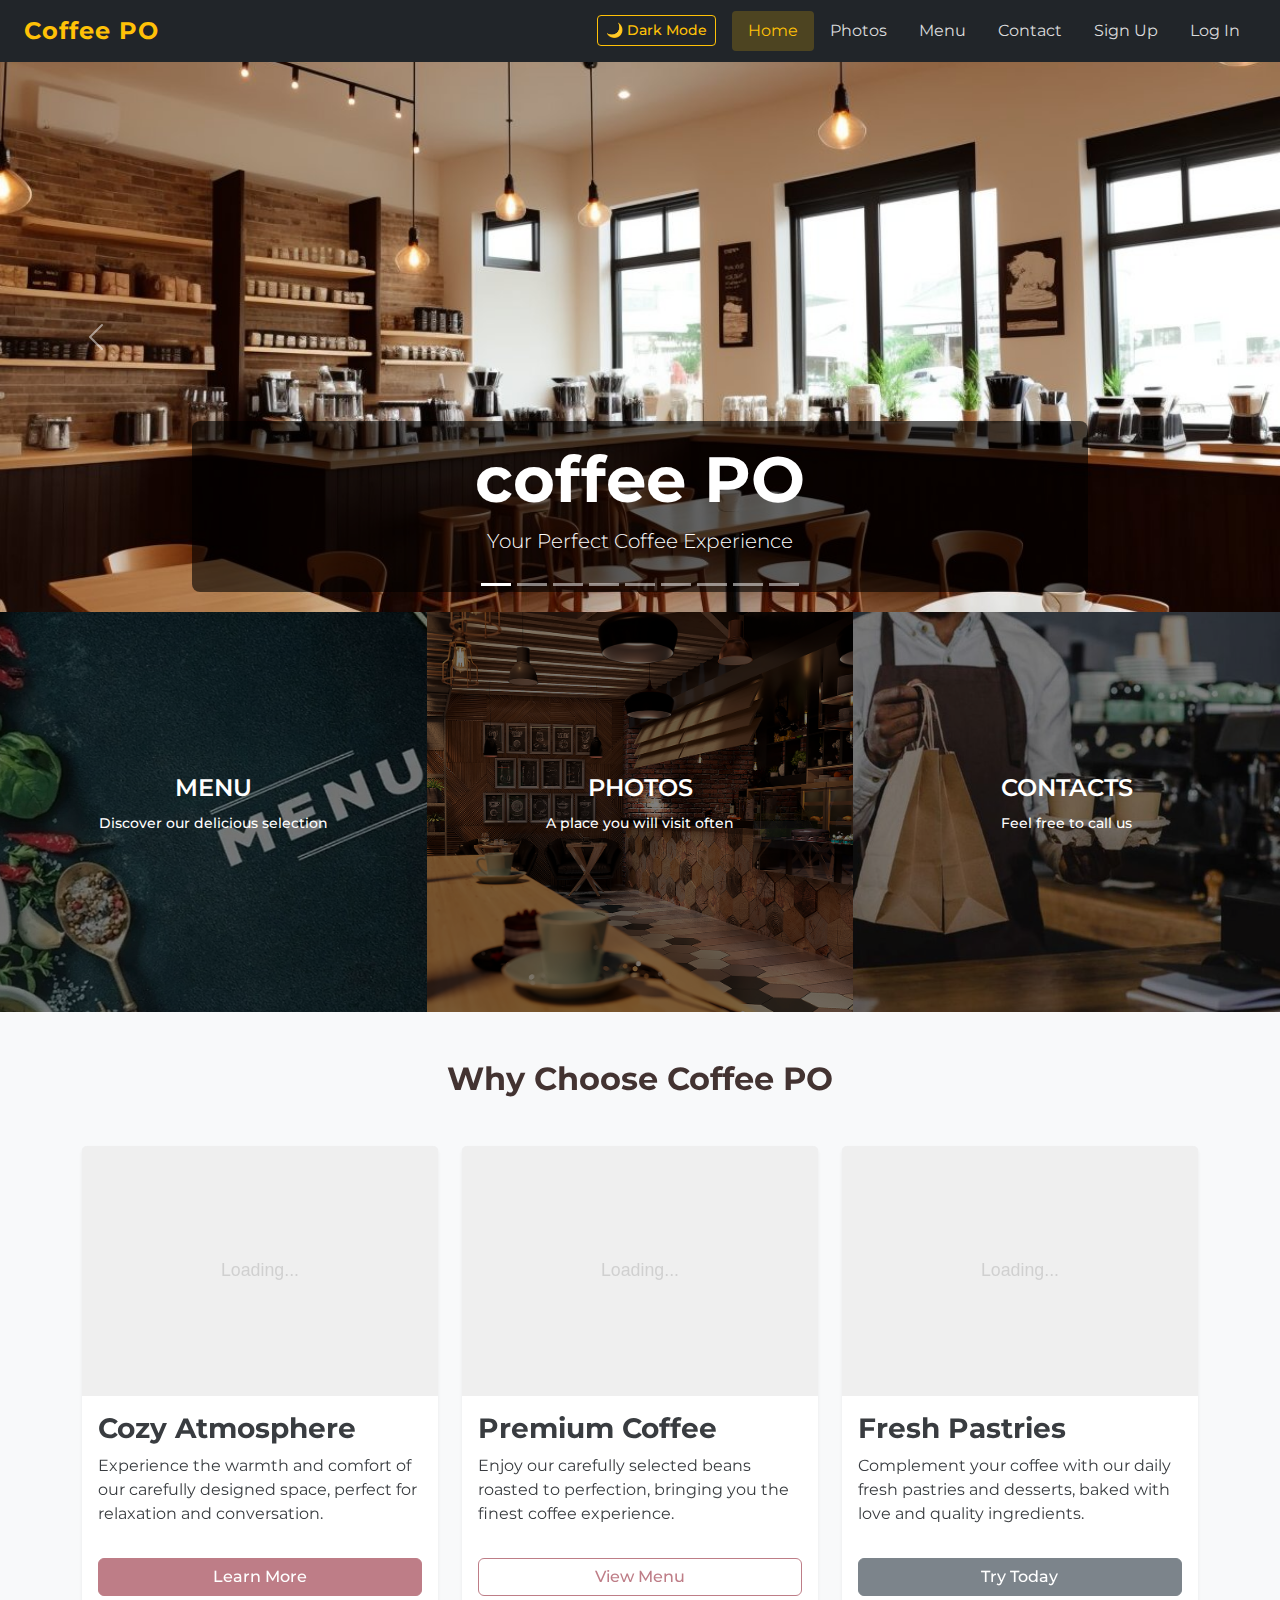
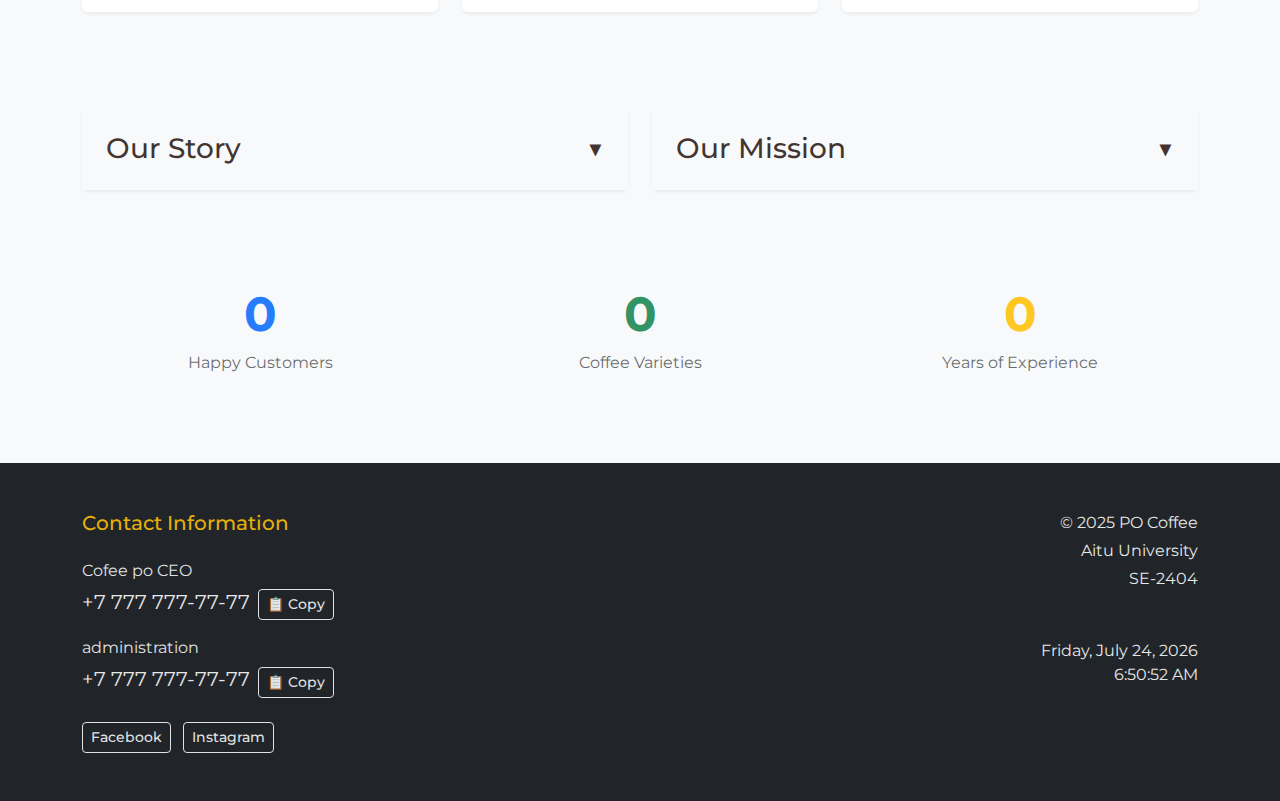
<file: index.html>
<!DOCTYPE html>
<html lang="ru">
  <head>
    <meta charset="UTF-8" />
    <meta name="viewport" content="width=device-width, initial-scale=1.0" />
    <title>Coffee PO</title>

    <!-- Bootstrap CSS -->
    <link
      href="https://cdn.jsdelivr.net/npm/bootstrap@5.3.2/dist/css/bootstrap.min.css"
      rel="stylesheet"
    />

    <!-- Google Fonts -->
    <link rel="preconnect" href="https://fonts.googleapis.com" />
    <link rel="preconnect" href="https://fonts.gstatic.com" crossorigin />
    <link
      href="https://fonts.googleapis.com/css2?family=Montserrat:wght@400;500;600;700&display=swap"
      rel="stylesheet"
    />

    <!-- Custom CSS -->
    <link rel="stylesheet" href="style.css" />

    <!-- jQuery CDN  -->
    <script src="https://ajax.googleapis.com/ajax/libs/jquery/3.7.1/jquery.min.js"></script>
  </head>
  <body>
    <!-- TASK 5: Bootstrap Navigation Bar -->
    <nav class="navbar navbar-expand-lg navbar-dark bg-dark sticky-top">
      <div class="container-fluid px-lg-4 px-3">
        <a class="navbar-brand fw-bold text-warning" href="index.html"
          >Coffee PO</a
        >
        <button
          class="navbar-toggler"
          type="button"
          data-bs-toggle="collapse"
          data-bs-target="#navbarNav"
          aria-controls="navbarNav"
          aria-expanded="false"
          aria-label="Toggle navigation"
        >
          <span class="navbar-toggler-icon"></span>
        </button>
        <div class="collapse navbar-collapse" id="navbarNav">
          <ul class="navbar-nav ms-auto">
            <li class="nav-item me-3 my-1">
              <button
                id="colorChangeBtn"
                class="btn btn-sm btn-outline-warning ms-lg-3 mt-2 mt-lg-0"
                aria-label="Toggle dark mode"
              >
                🌙 Dark Mode
              </button>
            </li>
            <li class="nav-item">
              <a class="nav-link active" aria-current="page" href="index.html"
                >Home</a
              >
            </li>
            <li class="nav-item">
              <a class="nav-link" href="gallery.html">Photos</a>
            </li>
            <li class="nav-item">
              <a class="nav-link" href="menu.html">Menu</a>
            </li>
            <li class="nav-item">
              <a class="nav-link" href="contact.html">Contact</a>
            </li>
          </ul>
        </div>
      </div>
    </nav>

    <main>
      <!-- TASK 7: Bootstrap Carousel (replacing hero section) -->
      <section id="heroCarousel" class="carousel slide" data-bs-ride="carousel">
        <div class="carousel-indicators">
          <button
            type="button"
            data-bs-target="#heroCarousel"
            data-bs-slide-to="0"
            class="active"
            aria-current="true"
            aria-label="Slide 1"
          ></button>
          <button
            type="button"
            data-bs-target="#heroCarousel"
            data-bs-slide-to="1"
            aria-label="Slide 2"
          ></button>
          <button
            type="button"
            data-bs-target="#heroCarousel"
            data-bs-slide-to="2"
            aria-label="Slide 3"
          ></button>
          <button
            type="button"
            data-bs-target="#heroCarousel"
            data-bs-slide-to="3"
            aria-label="Slide 4"
          ></button>
          <button
            type="button"
            data-bs-target="#heroCarousel"
            data-bs-slide-to="4"
            aria-label="Slide 5"
          ></button>
          <button
            type="button"
            data-bs-target="#heroCarousel"
            data-bs-slide-to="5"
            aria-label="Slide 6"
          ></button>
          <button
            type="button"
            data-bs-target="#heroCarousel"
            data-bs-slide-to="6"
            aria-label="Slide 7"
          ></button>
          <button
            type="button"
            data-bs-target="#heroCarousel"
            data-bs-slide-to="7"
            aria-label="Slide 8"
          ></button>
          <button
            type="button"
            data-bs-target="#heroCarousel"
            data-bs-slide-to="8"
            aria-label="Slide 9"
          ></button>
        </div>
        <div class="carousel-inner">
          <div class="carousel-item active">
            <img
              src="img/2.jpg"
              class="d-block w-100 carousel-img"
              alt="Coffee atmosphere"
            />
            <div class="carousel-caption d-none d-md-block">
              <h1 class="display-3 fw-bold">coffee PO</h1>
              <p class="lead">Your Perfect Coffee Experience</p>
            </div>
          </div>
          <div class="carousel-item">
            <img
              src="img/1.jpeg"
              class="d-block w-100 carousel-img"
              alt="Cozy Coffee Shop"
            />
            <div class="carousel-caption d-none d-md-block">
              <h2>Cozy Atmosphere</h2>
              <p>Perfect for relaxation</p>
            </div>
          </div>
          <div class="carousel-item">
            <img
              src="img/3.jpg"
              class="d-block w-100 carousel-img"
              alt="Coffee Drinks"
            />
            <div class="carousel-caption d-none d-md-block">
              <h2>Premium Coffee</h2>
              <p>Best quality beans</p>
            </div>
          </div>
          <div class="carousel-item">
            <img
              src="img/4.jpg"
              class="d-block w-100 carousel-img"
              alt="Desserts"
            />
            <div class="carousel-caption d-none d-md-block">
              <h2>Fresh Pastries</h2>
              <p>Daily baked treats</p>
            </div>
          </div>
          <div class="carousel-item">
            <img
              src="img/5.jpg"
              class="d-block w-100 carousel-img"
              alt="Gathering Place"
            />
            <div class="carousel-caption d-none d-md-block">
              <h2>Meet Friends</h2>
              <p>Great conversations</p>
            </div>
          </div>
          <div class="carousel-item">
            <img
              src="img/6.png"
              class="d-block w-100 carousel-img"
              alt="Relaxing Space"
            />
            <div class="carousel-caption d-none d-md-block">
              <h2>Relaxing Vibe</h2>
              <p>Your second home</p>
            </div>
          </div>
          <div class="carousel-item">
            <img
              src="img/latte.jpg"
              class="d-block w-100 carousel-img"
              alt="Latte"
            />
            <div class="carousel-caption d-none d-md-block">
              <h2>Signature Latte</h2>
              <p>Smooth and creamy</p>
            </div>
          </div>
          <div class="carousel-item">
            <img
              src="img/cappuccino.jpg"
              class="d-block w-100 carousel-img"
              alt="Cappuccino"
            />
            <div class="carousel-caption d-none d-md-block">
              <h2>Perfect Cappuccino</h2>
              <p>Rich and balanced</p>
            </div>
          </div>
          <div class="carousel-item">
            <img
              src="img/espresso.jpg"
              class="d-block w-100 carousel-img"
              alt="Espresso"
            />
            <div class="carousel-caption d-none d-md-block">
              <h2>Bold Espresso</h2>
              <p>Pure coffee essence</p>
            </div>
          </div>
        </div>
        <button
          class="carousel-control-prev"
          type="button"
          data-bs-target="#heroCarousel"
          data-bs-slide="prev"
        >
          <span class="carousel-control-prev-icon" aria-hidden="true"></span>
          <span class="visually-hidden">Previous</span>
        </button>
        <button
          class="carousel-control-next"
          type="button"
          data-bs-target="#heroCarousel"
          data-bs-slide="next"
        >
          <span class="carousel-control-next-icon" aria-hidden="true"></span>
          <span class="visually-hidden">Next</span>
        </button>
      </section>

      <!-- Original promo-grid section (keeping original structure) -->
      <section class="promo-grid">
        <div class="promo-item">
          <img src="img/menu.jpg" alt="Menu" />
          <a href="menu.html" class="promo-link">
            <h2 class="promo-title responsive-heading">Menu</h2>
            <p class="promo-text responsive-text">
              Discover our delicious selection
            </p>
          </a>
        </div>
        <div class="promo-item">
          <img src="img/photo.jpg" alt="Photos" />
          <a href="gallery.html" class="promo-link">
            <h2 class="promo-title responsive-heading">Photos</h2>
            <p class="promo-text responsive-text">
              A place you will visit often
            </p>
          </a>
        </div>
        <div class="promo-item">
          <img src="img/del.jpg" alt="Contact" />
          <a href="contact.html" class="promo-link">
            <h2 class="promo-title responsive-heading">Contacts</h2>
            <p class="promo-text responsive-text">Feel free to call us</p>
          </a>
        </div>
      </section>

      <!-- TASK 2 & TASK 8: Card Section with Bootstrap Cards (replacing original card-container) -->
      <section class="container-fluid py-5 bg-light">
        <div class="container">
          <h2 class="text-center mb-5 fw-bold text-dark responsive-title">
            Why Choose Coffee PO
          </h2>

          <!-- TASK 2: Responsive card group using CSS media queries -->
          <div class="row g-4 card-responsive-group">
            <div class="col-lg-4 col-md-6 col-sm-12">
              <div class="card h-100 shadow-sm border-0">
                <img
                  src="img/1.jpeg"
                  class="card-img-top"
                  alt="Cozy Atmosphere"
                />
                <div class="card-body d-flex flex-column">
                  <h3 class="card-title fw-bold responsive-subheading">
                    Cozy Atmosphere
                  </h3>
                  <p class="card-text flex-grow-1 responsive-text">
                    Experience the warmth and comfort of our carefully designed
                    space, perfect for relaxation and conversation.
                  </p>
                  <!-- TASK 6: Bootstrap Buttons -->
                  <a href="#" class="btn btn-primary mt-3">Learn More</a>
                </div>
              </div>
            </div>
            <div class="col-lg-4 col-md-6 col-sm-12">
              <div class="card h-100 shadow-sm border-0">
                <img
                  src="img/3.jpg"
                  class="card-img-top"
                  alt="Premium Coffee"
                />
                <div class="card-body d-flex flex-column">
                  <h3 class="card-title fw-bold responsive-subheading">
                    Premium Coffee
                  </h3>
                  <p class="card-text flex-grow-1 responsive-text">
                    Enjoy our carefully selected beans roasted to perfection,
                    bringing you the finest coffee experience.
                  </p>
                  <a href="menu.html" class="btn btn-outline-primary mt-3"
                    >View Menu</a
                  >
                </div>
              </div>
            </div>
            <div class="col-lg-4 col-md-12 col-sm-12">
              <div class="card h-100 shadow-sm border-0">
                <img
                  src="img/4.jpg"
                  class="card-img-top"
                  alt="Fresh Pastries"
                />
                <div class="card-body d-flex flex-column">
                  <h3 class="card-title fw-bold responsive-subheading">
                    Fresh Pastries
                  </h3>
                  <p class="card-text flex-grow-1 responsive-text">
                    Complement your coffee with our daily fresh pastries and
                    desserts, baked with love and quality ingredients.
                  </p>
                  <a href="#" class="btn btn-secondary mt-3">Try Today</a>
                </div>
              </div>
            </div>
          </div>

          <!-- TASK 3: Bootstrap Grid Layout - Two column section with TASK 4: Spacing utilities  -- assik5 js-->
          <div class="row g-4 mt-5 pt-4">
            <div class="col-lg-6 col-md-6 col-sm-12">
              <div class="accordion-item-custom card shadow-sm border-0">
                <div class="accordion-header-custom p-4 bg-light rounded-top">
                  <h3
                    class="mb-0 text-dark responsive-subheading"
                    style="cursor: pointer"
                  >
                    Our Story
                    <span class="float-end">▼</span>
                  </h3>
                </div>
                <div class="accordion-content-custom">
                  <div class="p-4 bg-white rounded-bottom">
                    <p class="text-muted responsive-text mb-0">
                      Coffee PO was founded with a passion for bringing people
                      together over exceptional coffee. We believe every cup
                      tells a story, and we're here to make yours memorable.
                    </p>
                  </div>
                </div>
              </div>
            </div>

            <div class="col-lg-6 col-md-6 col-sm-12">
              <div class="accordion-item-custom card shadow-sm border-0">
                <div class="accordion-header-custom p-4 bg-light rounded-top">
                  <h3
                    class="mb-0 text-dark responsive-subheading"
                    style="cursor: pointer"
                  >
                    Our Mission
                    <span class="float-end">▼</span>
                  </h3>
                </div>
                <div class="accordion-content-custom">
                  <div class="p-4 bg-white rounded-bottom">
                    <p class="text-muted responsive-text mb-0">
                      To create a warm, welcoming space where quality coffee
                      meets genuine hospitality. We're committed to sourcing the
                      finest beans and crafting perfect beverages every time.
                    </p>
                  </div>
                </div>
              </div>
            </div>
          </div>
        </div>
      </section>
    </main>

    <!-- TASK 10: Footer with Accessibility -->
    <footer class="bg-dark text-white py-5">
      <div class="container">
        <div class="row g-4">
          <div class="col-lg-6 col-md-6 col-sm-12">
            <h3 class="h5 mb-4 text-warning">Contact Information</h3>
            <div class="mb-3">
              <p class="mb-1 text-light">Cofee po CEO</p>
              <a
                href="tel:+77777777777"
                class="text-white text-decoration-none fs-5"
                >+7 777 777-77-77</a
              >
            </div>
            <div class="mb-3">
              <p class="mb-1 text-light">administration</p>
              <a
                href="tel:+77777777777"
                class="text-white text-decoration-none fs-5"
                >+7 777 777-77-77</a
              >
            </div>

            <div class="mt-4">
              <a
                href="#"
                class="btn btn-outline-light btn-sm me-2"
                aria-label="Facebook"
                target="_blank"
                >Facebook</a
              >
              <a
                href="https://www.instagram.com/"
                class="btn btn-outline-light btn-sm"
                aria-label="Instagram"
                target="_blank"
                >Instagram</a
              >
            </div>
          </div>
          <div
            class="col-lg-6 col-md-6 col-sm-12 text-lg-end text-md-end text-sm-start"
          >
            <p class="mb-1">&copy; 2025 PO Coffee</p>
            <p class="mb-1">Aitu University</p>
            <p class="mb-0">SE-2404</p>
            <div class="my-5" id="dateTimeDisplay"></div>
          </div>
        </div>
      </div>
    </footer>

    <!-- Bootstrap JS Bundle -->
    <script src="https://cdn.jsdelivr.net/npm/bootstrap@5.3.2/dist/js/bootstrap.bundle.min.js"></script>
    <script src="auth.js"></script>
    <script src="script.js" defer></script>
    <!-- jQuery Features Script -->
    <script src="jquery-features.js"></script>
  </body>
</html>
</file>
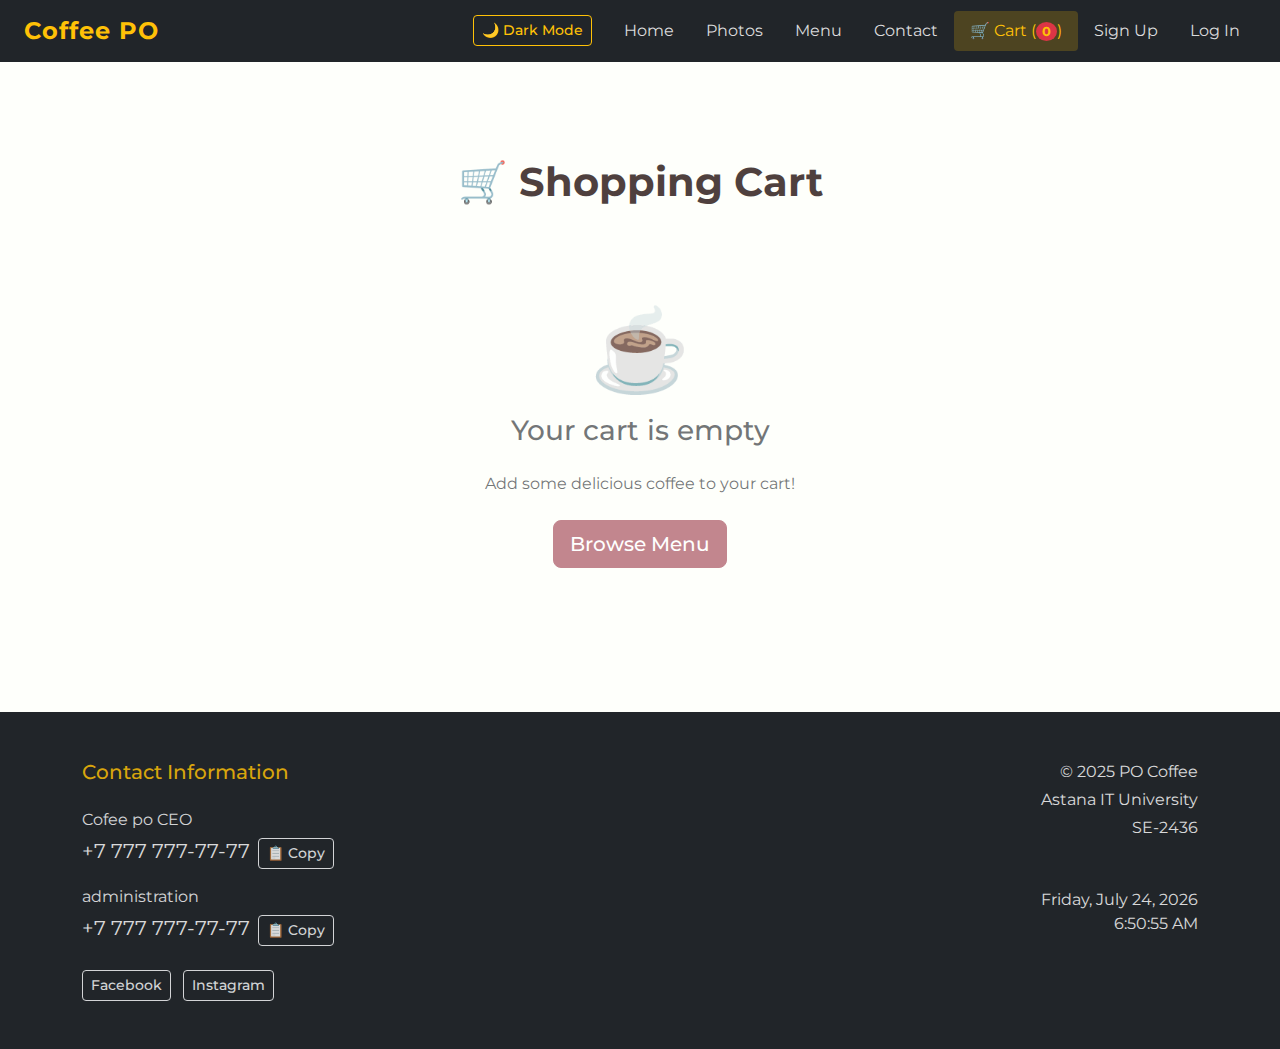
<file: cart.html>
<!DOCTYPE html>
<html lang="en">
  <head>
    <meta charset="UTF-8" />
    <meta name="viewport" content="width=device-width, initial-scale=1.0" />
    <title>Coffee PO - Shopping Cart</title>
    <link
      href="https://cdn.jsdelivr.net/npm/bootstrap@5.3.2/dist/css/bootstrap.min.css"
      rel="stylesheet"
    />

    <link rel="preconnect" href="https://fonts.googleapis.com" />
    <link rel="preconnect" href="https://fonts.gstatic.com" crossorigin />
    <link
      href="https://fonts.googleapis.com/css2?family=Montserrat:wght@400;500;600;700&display=swap"
      rel="stylesheet"
    />
    <link rel="stylesheet" href="style.css" />

    <!-- jQuery CDN  -->
    <script src="https://ajax.googleapis.com/ajax/libs/jquery/3.7.1/jquery.min.js"></script>
  </head>
  <body>
    <!-- Navigation Bar -->
    <nav class="navbar navbar-expand-lg navbar-dark bg-dark sticky-top">
      <div class="container-fluid px-lg-4 px-3">
        <a class="navbar-brand fw-bold text-warning" href="index.html"
          >Coffee PO</a
        >
        <button
          class="navbar-toggler"
          type="button"
          data-bs-toggle="collapse"
          data-bs-target="#navbarNav"
          aria-controls="navbarNav"
          aria-expanded="false"
          aria-label="Toggle navigation"
        >
          <span class="navbar-toggler-icon"></span>
        </button>
        <div class="collapse navbar-collapse" id="navbarNav">
          <ul class="navbar-nav ms-auto">
            <li class="nav-item me-3 my-1">
              <button
                id="colorChangeBtn"
                class="btn btn-sm btn-outline-warning ms-lg-3 mt-2 mt-lg-0"
                aria-label="Toggle dark mode"
              >
                🌙 Dark Mode
              </button>
            </li>
            <li class="nav-item">
              <a class="nav-link" href="index.html">Home</a>
            </li>
            <li class="nav-item">
              <a class="nav-link" href="gallery.html">Photos</a>
            </li>
            <li class="nav-item">
              <a class="nav-link" href="menu.html">Menu</a>
            </li>
            <li class="nav-item">
              <a class="nav-link" href="contact.html">Contact</a>
            </li>
            <li class="nav-item">
              <a class="nav-link active" aria-current="page" href="cart.html">
                🛒 Cart (<span id="cartCount">0</span>)
              </a>
            </li>
          </ul>
        </div>
      </div>
    </nav>

    <!-- Cart Content -->
    <main class="container my-5 py-5">
      <h1 class="text-center mb-5 fw-bold text-dark responsive-title">
        🛒 Shopping Cart
      </h1>

      <!-- Empty Cart Message -->
      <div id="emptyCart" class="text-center py-5">
        <div class="display-1 mb-3">☕</div>
        <h3 class="text-muted mb-4">Your cart is empty</h3>
        <p class="text-muted mb-4">Add some delicious coffee to your cart!</p>
        <a href="menu.html" class="btn btn-primary btn-lg">
          Browse Menu
        </a>
      </div>

      <!-- Cart Items -->
      <div id="cartItems" class="row" style="display: none;">
        <div class="col-lg-8 col-md-12 mb-4">
          <div class="card shadow-sm border-0">
            <div class="card-header bg-primary text-white">
              <h4 class="mb-0">Cart Items</h4>
            </div>
            <div class="card-body p-0">
              <div id="cartItemsList" class="list-group list-group-flush">
                <!-- Cart items will be inserted here -->
              </div>
            </div>
          </div>
        </div>

        <!-- Cart Summary -->
        <div class="col-lg-4 col-md-12">
          <div class="card shadow-sm border-0 sticky-top" style="top: 100px; z-index: 1;">
            <div class="card-header bg-success text-white">
              <h4 class="mb-0">Order Summary</h4>
            </div>
            <div class="card-body">
              <div class="d-flex justify-content-between mb-3">
                <span>Items:</span>
                <strong id="summaryItemCount">0</strong>
              </div>
              <div class="d-flex justify-content-between mb-3">
                <span>Subtotal:</span>
                <strong id="summarySubtotal">0 ₸</strong>
              </div>
              <div class="d-flex justify-content-between mb-3 pb-3 border-bottom">
                <span>Delivery:</span>
                <strong class="text-success">Free</strong>
              </div>
              <div class="d-flex justify-content-between mb-4">
                <h5 class="mb-0">Total:</h5>
                <h5 class="mb-0 text-primary" id="summaryTotal">0 ₸</h5>
              </div>
              
              <div class="d-grid gap-2">
                <button id="placeOrderBtn" class="btn btn-success btn-lg">
                  Place Order
                </button>
                <button id="clearCartBtn" class="btn btn-outline-danger">
                  Clear Cart
                </button>
              </div>
              
              <div class="mt-3 text-center">
                <small class="text-muted">
                  <i class="bi bi-shield-check"></i> Secure checkout
                </small>
              </div>
            </div>
          </div>
          
          <!-- Continue Shopping -->
          <div class="text-center mt-4">
            <a href="menu.html" class="btn btn-outline-primary">
              ← Continue Shopping
            </a>
          </div>
        </div>
      </div>
    </main>

    <!-- Footer -->
    <footer class="bg-dark text-white py-5 mt-5">
      <div class="container">
        <div class="row g-4">
          <div class="col-lg-6 col-md-6 col-sm-12">
            <h3 class="h5 mb-4 text-warning">Contact Information</h3>
            <div class="mb-3">
              <p class="mb-1 text-light">Cofee po CEO</p>
              <a href="tel:+77777777777" class="text-white text-decoration-none fs-5">+7 777 777-77-77</a>
            </div>
            <div class="mb-3">
              <p class="mb-1 text-light">administration</p>
              <a href="tel:+77777777777" class="text-white text-decoration-none fs-5">+7 777 777-77-77</a>
            </div>

            <div class="mt-4">
              <a href="#" class="btn btn-outline-light btn-sm me-2" aria-label="Facebook" target="_blank">Facebook</a>
              <a href="https://www.instagram.com/" class="btn btn-outline-light btn-sm" aria-label="Instagram" target="_blank">Instagram</a>
            </div>
          </div>
          <div class="col-lg-6 col-md-6 col-sm-12 text-lg-end text-md-end text-sm-start">
            <p class="mb-1">&copy; 2025 PO Coffee</p>
            <p class="mb-1">Astana IT University</p>
            <p class="mb-0">SE-2436</p>
            <div class="my-5" id="dateTimeDisplay"></div>
          </div>
        </div>
      </div>
    </footer>


    <script src="https://cdn.jsdelivr.net/npm/bootstrap@5.3.2/dist/js/bootstrap.bundle.min.js"></script>
    <script src="auth.js"></script>
    <script src="cart.js"></script>
    <script src="script.js" defer></script>
    <script src="jquery-features.js"></script>
  </body>
</html>
</file>
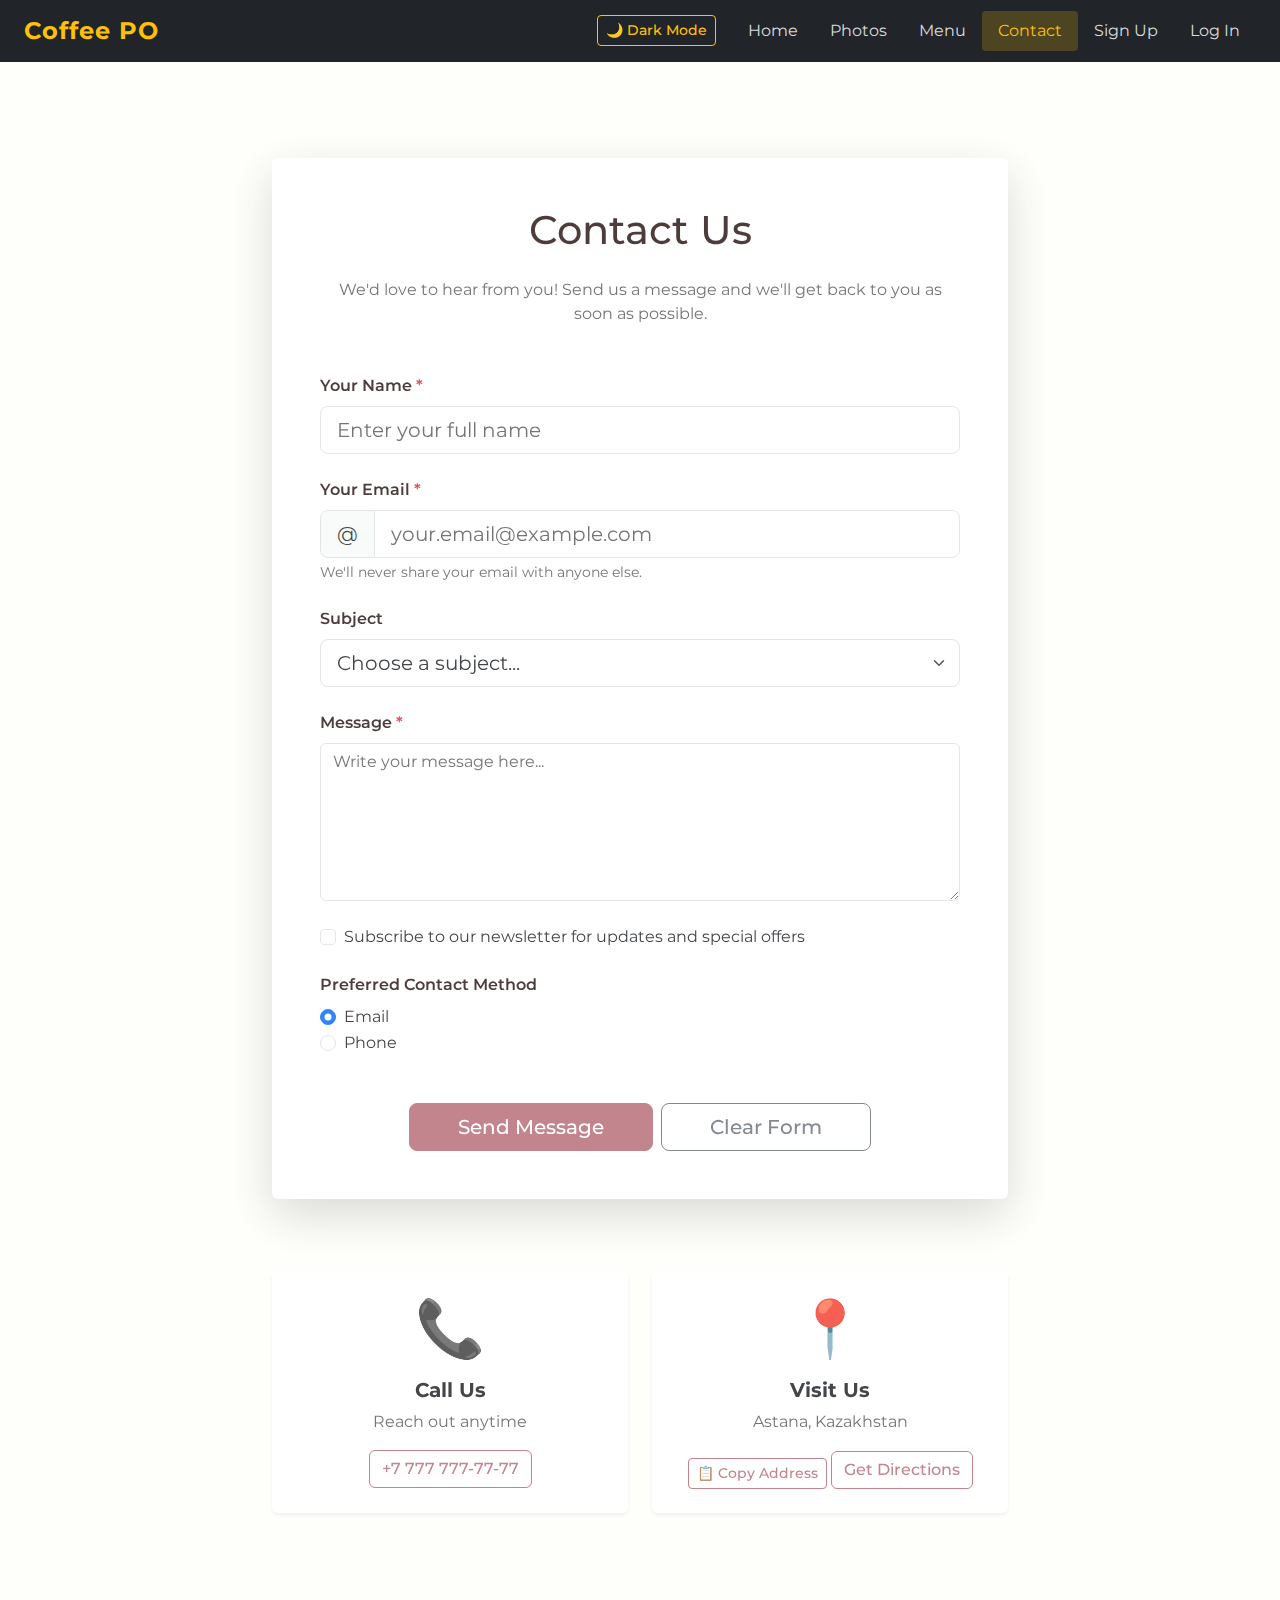
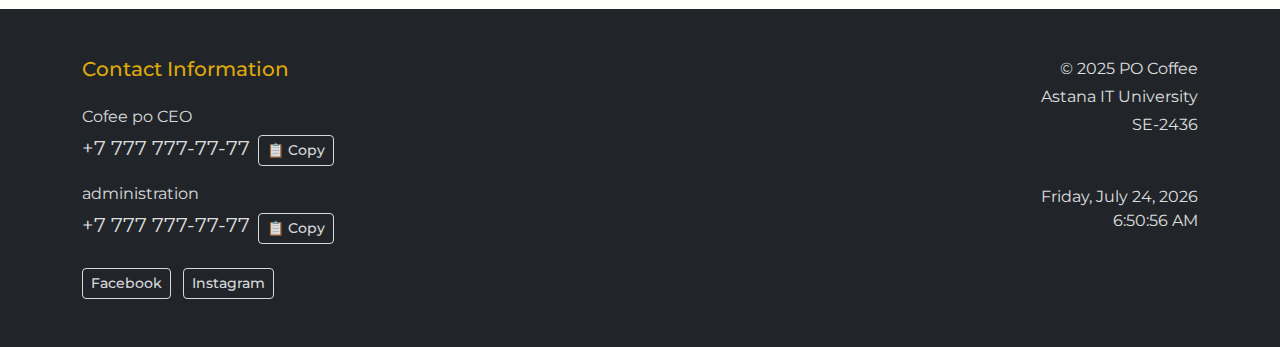
<file: contact.html>
<!DOCTYPE html>
<html lang="en">
  <head>
    <meta charset="UTF-8" />
    <meta name="viewport" content="width=device-width, initial-scale=1.0" />
    <title>Coffee PO - Contact</title>

    <!-- Bootstrap CSS -->
    <link
      href="https://cdn.jsdelivr.net/npm/bootstrap@5.3.2/dist/css/bootstrap.min.css"
      rel="stylesheet"
    />

    <!-- Google Fonts -->
    <link rel="preconnect" href="https://fonts.googleapis.com" />
    <link rel="preconnect" href="https://fonts.gstatic.com" crossorigin />
    <link
      href="https://fonts.googleapis.com/css2?family=Montserrat:wght@400;500;600;700&display=swap"
      rel="stylesheet"
    />

    <!-- Custom CSS -->
    <link rel="stylesheet" href="style.css" />

    <!-- jQuery CDN  -->
    <script src="https://ajax.googleapis.com/ajax/libs/jquery/3.7.1/jquery.min.js"></script>
  </head>
  <body>
    <!-- Navigation Bar -->
    <nav class="navbar navbar-expand-lg navbar-dark bg-dark sticky-top">
      <div class="container-fluid px-lg-4 px-3">
        <a class="navbar-brand fw-bold text-warning" href="index.html"
          >Coffee PO</a
        >
        <button
          class="navbar-toggler"
          type="button"
          data-bs-toggle="collapse"
          data-bs-target="#navbarNav"
          aria-controls="navbarNav"
          aria-expanded="false"
          aria-label="Toggle navigation"
        >
          <span class="navbar-toggler-icon"></span>
        </button>
        <div class="collapse navbar-collapse" id="navbarNav">
          <ul class="navbar-nav ms-auto">
            <li class="nav-item me-3 my-1">
              <button
                id="colorChangeBtn"
                class="btn btn-sm btn-outline-warning ms-lg-3 mt-2 mt-lg-0"
                aria-label="Toggle dark mode"
              >
                🌙 Dark Mode
              </button>
            </li>
            <li class="nav-item">
              <a class="nav-link" href="index.html">Home</a>
            </li>
            <li class="nav-item">
              <a class="nav-link" href="gallery.html">Photos</a>
            </li>
            <li class="nav-item">
              <a class="nav-link" href="menu.html">Menu</a>
            </li>
            <li class="nav-item">
              <a class="nav-link active" aria-current="page" href="contact.html"
                >Contact</a
              >
            </li>

          </ul>
        </div>
      </div>
    </nav>

    <!-- TASK 9: Responsive Form Design with Bootstrap -->
    <main class="container my-5 py-5">
      <div class="row justify-content-center">
        <div class="col-lg-8 col-md-10 col-sm-12">
          <div class="card shadow-lg border-0">
            <div class="card-body p-5">
              <h1 class="text-center mb-4 responsive-title text-dark">
                Contact Us
              </h1>
              <p class="text-center text-muted mb-5 responsive-text">
                We'd love to hear from you! Send us a message and we'll get back
                to you as soon as possible.
              </p>

              <form id="contactForm">
                <!-- Name Input -->
                <div class="mb-4">
                  <label for="name" class="form-label fw-semibold"
                    >Your Name <span class="text-danger">*</span></label
                  >
                  <input
                    type="text"
                    class="form-control form-control-lg"
                    id="name"
                    name="name"
                    placeholder="Enter your full name"
                    required
                  />
                </div>

                <!-- Email Input -->
                <div class="mb-4">
                  <label for="email" class="form-label fw-semibold"
                    >Your Email <span class="text-danger">*</span></label
                  >
                  <div class="input-group input-group-lg">
                    <span class="input-group-text">@</span>
                    <input
                      type="email"
                      class="form-control"
                      id="email"
                      name="email"
                      placeholder="your.email@example.com"
                      required
                    />
                  </div>
                  <div class="form-text">
                    We'll never share your email with anyone else.
                  </div>
                </div>

                <!-- Subject Input -->
                <div class="mb-4">
                  <label for="subject" class="form-label fw-semibold"
                    >Subject</label
                  >
                  <select
                    class="form-select form-select-lg"
                    id="subject"
                    name="subject"
                  >
                    <option value="" selected>Choose a subject...</option>
                    <option value="general">General Inquiry</option>
                    <option value="reservation">Reservation</option>
                    <option value="feedback">Feedback</option>
                    <option value="complaint">Complaint</option>
                    <option value="other">Other</option>
                  </select>
                </div>

                <!-- Message Textarea -->
                <div class="mb-4">
                  <label for="message" class="form-label fw-semibold"
                    >Message <span class="text-danger">*</span></label
                  >
                  <textarea
                    class="form-control"
                    id="message"
                    name="message"
                    rows="6"
                    placeholder="Write your message here..."
                    required
                  ></textarea>
                </div>

                <!-- Checkboxes -->
                <div class="mb-4">
                  <div class="form-check">
                    <input
                      class="form-check-input"
                      type="checkbox"
                      id="newsletter"
                    />
                    <label class="form-check-label" for="newsletter">
                      Subscribe to our newsletter for updates and special offers
                    </label>
                  </div>
                </div>

                <!-- Radio Buttons -->
                <div class="mb-4">
                  <label class="form-label fw-semibold"
                    >Preferred Contact Method</label
                  >
                  <div class="form-check">
                    <input
                      class="form-check-input"
                      type="radio"
                      name="contact-method"
                      id="contactEmail"
                      value="email"
                      checked
                    />
                    <label class="form-check-label" for="contactEmail">
                      Email
                    </label>
                  </div>
                  <div class="form-check">
                    <input
                      class="form-check-input"
                      type="radio"
                      name="contact-method"
                      id="contactPhone"
                      value="phone"
                    />
                    <label class="form-check-label" for="contactPhone">
                      Phone
                    </label>
                  </div>
                </div>

                <!-- Submit Buttons -->
                <div
                  class="d-grid gap-2 d-md-flex justify-content-md-center mt-5"
                >
                  <button type="submit" class="btn btn-primary btn-lg px-5">
                    Send Message
                  </button>
                  <button
                    type="reset"
                    class="btn btn-outline-secondary btn-lg px-5"
                  >
                    Clear Form
                  </button>
                </div>
              </form>
            </div>
          </div>

          <!-- Contact Information Cards -->
          <div class="row g-4 mt-5">
            <div class="col-md-6 col-sm-12">
              <div class="card text-center h-100 border-0 shadow-sm">
                <div class="card-body p-4">
                  <div class="display-4 mb-3">📞</div>
                  <h5 class="card-title fw-bold">Call Us</h5>
                  <p class="card-text text-muted">Reach out anytime</p>
                  <a href="tel:+77777777777" class="btn btn-outline-primary"
                    >+7 777 777-77-77</a
                  >
                </div>
              </div>
            </div>
            <div class="col-md-6 col-sm-12">
              <div class="card text-center h-100 border-0 shadow-sm">
                <div class="card-body p-4">
                  <div class="display-4 mb-3">📍</div>
                  <h5 class="card-title fw-bold">Visit Us</h5>
                  <p class="card-text text-muted">Astana, Kazakhstan</p>
                  <a href="#" class="btn btn-outline-primary">Get Directions</a>
                </div>
              </div>
            </div>
          </div>
        </div>
      </div>
    </main>

    <!-- Footer -->
    <footer class="bg-dark text-white py-5 mt-5">
      <div class="container">
        <div class="row g-4">
          <div class="col-lg-6 col-md-6 col-sm-12">
            <h3 class="h5 mb-4 text-warning">Contact Information</h3>
            <div class="mb-3">
              <p class="mb-1 text-light">Cofee po CEO</p>
              <a
                href="tel:+77777777777"
                class="text-white text-decoration-none fs-5"
                >+7 777 777-77-77</a
              >
            </div>
            <div class="mb-3">
              <p class="mb-1 text-light">administration</p>
              <a
                href="tel:+77777777777"
                class="text-white text-decoration-none fs-5"
                >+7 777 777-77-77</a
              >
            </div>

            <div class="mt-4">
              <a
                href="#"
                class="btn btn-outline-light btn-sm me-2"
                aria-label="Facebook"
                target="_blank"
                >Facebook</a
              >
              <a
                href="https://www.instagram.com/"
                class="btn btn-outline-light btn-sm"
                aria-label="Instagram"
                target="_blank"
                >Instagram</a
              >
            </div>
          </div>
          <div
            class="col-lg-6 col-md-6 col-sm-12 text-lg-end text-md-end text-sm-start"
          >
            <p class="mb-1">&copy; 2025 PO Coffee</p>
            <p class="mb-1">Astana IT University</p>
            <p class="mb-0">SE-2436</p>
            <div class="my-5" id="dateTimeDisplay"></div>
          </div>
        </div>
      </div>
    </footer>

    <!-- Bootstrap JS -->
    <script src="https://cdn.jsdelivr.net/npm/bootstrap@5.3.2/dist/js/bootstrap.bundle.min.js"></script>
    <script src="auth.js"></script>
    <script src="cart.js"></script>
    <script src="script.js" defer></script>
    <!-- jQuery Features Script -->
    <script src="jquery-features.js"></script>
  </body>
</html>
</file>
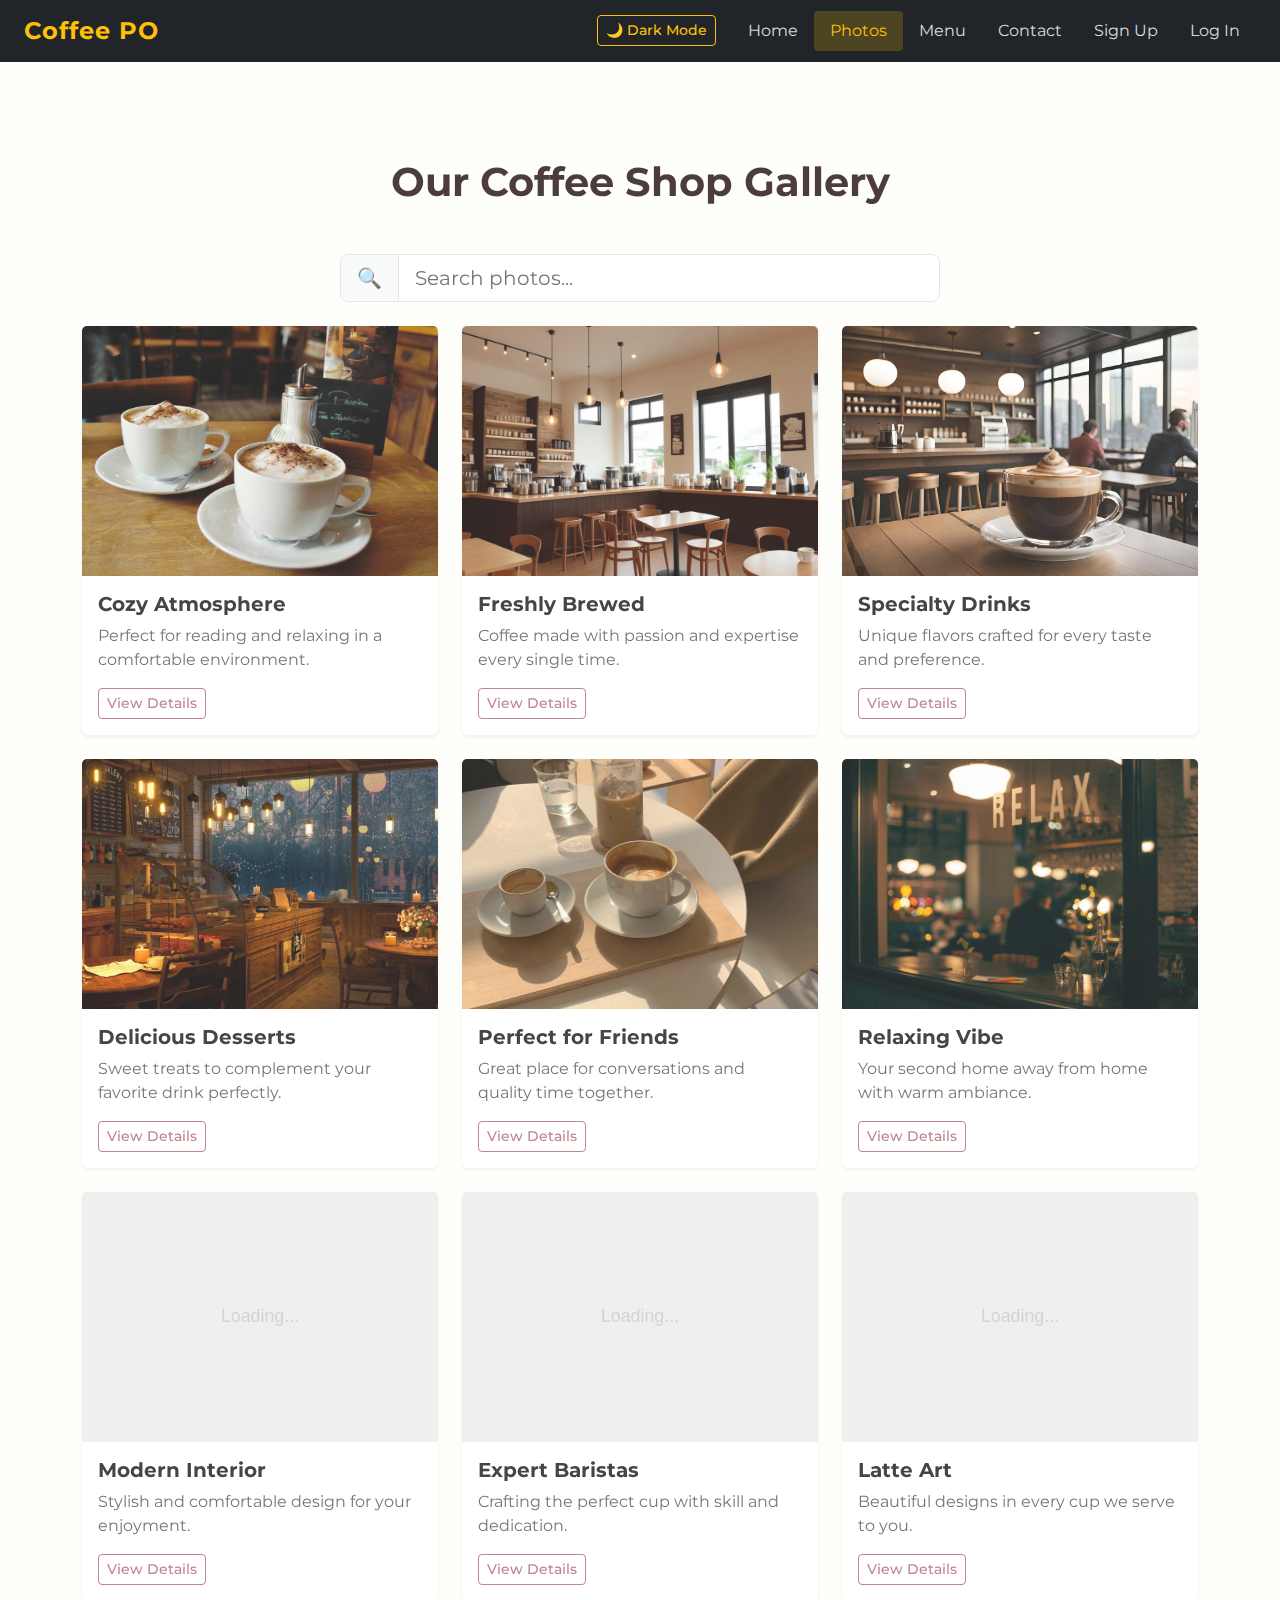
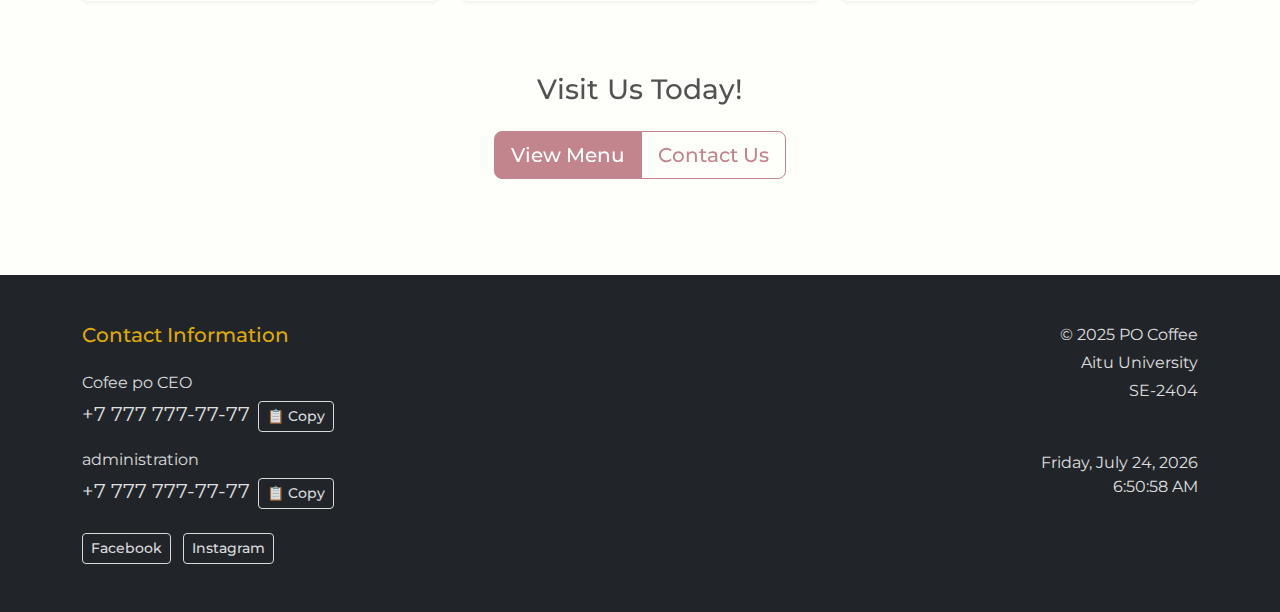
<file: gallery.html>
<!DOCTYPE html>
<html lang="en">
  <head>
    <meta charset="UTF-8" />
    <meta name="viewport" content="width=device-width, initial-scale=1.0" />
    <title>Coffee PO - Gallery</title>

    <!-- Bootstrap CSS -->
    <link
      href="https://cdn.jsdelivr.net/npm/bootstrap@5.3.2/dist/css/bootstrap.min.css"
      rel="stylesheet"
    />

    <!-- Google Fonts -->
    <link rel="preconnect" href="https://fonts.googleapis.com" />
    <link rel="preconnect" href="https://fonts.gstatic.com" crossorigin />
    <link
      href="https://fonts.googleapis.com/css2?family=Montserrat:wght@400;500;600;700&display=swap"
      rel="stylesheet"
    />

    <!-- Custom CSS -->
    <link rel="stylesheet" href="style.css" />
    
    <!-- jQuery CDN  -->
    <script src="https://ajax.googleapis.com/ajax/libs/jquery/3.7.1/jquery.min.js"></script>
  </head>
  <body>
    <!-- Navigation Bar -->
    <nav class="navbar navbar-expand-lg navbar-dark bg-dark sticky-top">
      <div class="container-fluid px-lg-4 px-3">
        <a class="navbar-brand fw-bold text-warning" href="index.html"
          >Coffee PO</a
        >
        <button
          class="navbar-toggler"
          type="button"
          data-bs-toggle="collapse"
          data-bs-target="#navbarNav"
          aria-controls="navbarNav"
          aria-expanded="false"
          aria-label="Toggle navigation"
        >
          <span class="navbar-toggler-icon"></span>
        </button>
        <div class="collapse navbar-collapse" id="navbarNav">
          <ul class="navbar-nav ms-auto">
            <li class="nav-item me-3 my-1">
              <button
                id="colorChangeBtn"
                class="btn btn-sm btn-outline-warning ms-lg-3 mt-2 mt-lg-0"
                aria-label="Toggle dark mode"
              >
                🌙 Dark Mode
              </button>
            </li>
            <li class="nav-item">
              <a class="nav-link" href="index.html">Home</a>
            </li>
            <li class="nav-item">
              <a class="nav-link active" aria-current="page" href="gallery.html"
                >Photos</a
              >
            </li>
            <li class="nav-item">
              <a class="nav-link" href="menu.html">Menu</a>
            </li>
            <li class="nav-item">
              <a class="nav-link" href="contact.html">Contact</a>
            </li>

          </ul>
        </div>
      </div>
    </nav>

    <!-- Main Content -->
    <main class="container my-5 py-5">
      <h1 class="text-center mb-5 fw-bold text-dark responsive-title">
        Our Coffee Shop Gallery
      </h1>

      <!-- Bootstrap Cards in Grid -->
      <div class="row g-4">
        <div class="col-lg-4 col-md-6 col-sm-12">
          <div class="card h-100 shadow-sm border-0">
            <img src="img/1.jpeg" class="card-img-top" alt="Cozy Atmosphere" />
            <div class="card-body">
              <h5 class="card-title fw-bold">Cozy Atmosphere</h5>
              <p class="card-text text-muted">
                Perfect for reading and relaxing in a comfortable environment.
              </p>
              <a href="#" class="btn btn-sm btn-outline-primary"
                >View Details</a
              >
            </div>
          </div>
        </div>

        <div class="col-lg-4 col-md-6 col-sm-12">
          <div class="card h-100 shadow-sm border-0">
            <img src="img/2.jpg" class="card-img-top" alt="Freshly Brewed" />
            <div class="card-body">
              <h5 class="card-title fw-bold">Freshly Brewed</h5>
              <p class="card-text text-muted">
                Coffee made with passion and expertise every single time.
              </p>
              <a href="#" class="btn btn-sm btn-outline-primary"
                >View Details</a
              >
            </div>
          </div>
        </div>

        <div class="col-lg-4 col-md-6 col-sm-12">
          <div class="card h-100 shadow-sm border-0">
            <img src="img/3.jpg" class="card-img-top" alt="Specialty Drinks" />
            <div class="card-body">
              <h5 class="card-title fw-bold">Specialty Drinks</h5>
              <p class="card-text text-muted">
                Unique flavors crafted for every taste and preference.
              </p>
              <a href="#" class="btn btn-sm btn-outline-primary"
                >View Details</a
              >
            </div>
          </div>
        </div>

        <div class="col-lg-4 col-md-6 col-sm-12">
          <div class="card h-100 shadow-sm border-0">
            <img
              src="img/4.jpg"
              class="card-img-top"
              alt="Delicious Desserts"
            />
            <div class="card-body">
              <h5 class="card-title fw-bold">Delicious Desserts</h5>
              <p class="card-text text-muted">
                Sweet treats to complement your favorite drink perfectly.
              </p>
              <a href="#" class="btn btn-sm btn-outline-primary"
                >View Details</a
              >
            </div>
          </div>
        </div>

        <div class="col-lg-4 col-md-6 col-sm-12">
          <div class="card h-100 shadow-sm border-0">
            <img
              src="img/5.jpg"
              class="card-img-top"
              alt="Perfect for Friends"
            />
            <div class="card-body">
              <h5 class="card-title fw-bold">Perfect for Friends</h5>
              <p class="card-text text-muted">
                Great place for conversations and quality time together.
              </p>
              <a href="#" class="btn btn-sm btn-outline-primary"
                >View Details</a
              >
            </div>
          </div>
        </div>

        <div class="col-lg-4 col-md-6 col-sm-12">
          <div class="card h-100 shadow-sm border-0">
            <img src="img/6.png" class="card-img-top" alt="Relaxing Vibe" />
            <div class="card-body">
              <h5 class="card-title fw-bold">Relaxing Vibe</h5>
              <p class="card-text text-muted">
                Your second home away from home with warm ambiance.
              </p>
              <a href="#" class="btn btn-sm btn-outline-primary"
                >View Details</a
              >
            </div>
          </div>
        </div>

        <div class="col-lg-4 col-md-6 col-sm-12">
          <div class="card h-100 shadow-sm border-0">
            <img src="img/1.jpeg" class="card-img-top" alt="Modern Interior" />
            <div class="card-body">
              <h5 class="card-title fw-bold">Modern Interior</h5>
              <p class="card-text text-muted">
                Stylish and comfortable design for your enjoyment.
              </p>
              <a href="#" class="btn btn-sm btn-outline-primary"
                >View Details</a
              >
            </div>
          </div>
        </div>

        <div class="col-lg-4 col-md-6 col-sm-12">
          <div class="card h-100 shadow-sm border-0">
            <img src="img/2.jpg" class="card-img-top" alt="Expert Baristas" />
            <div class="card-body">
              <h5 class="card-title fw-bold">Expert Baristas</h5>
              <p class="card-text text-muted">
                Crafting the perfect cup with skill and dedication.
              </p>
              <a href="#" class="btn btn-sm btn-outline-primary"
                >View Details</a
              >
            </div>
          </div>
        </div>

        <div class="col-lg-4 col-md-6 col-sm-12">
          <div class="card h-100 shadow-sm border-0">
            <img src="img/3.jpg" class="card-img-top" alt="Latte Art" />
            <div class="card-body">
              <h5 class="card-title fw-bold">Latte Art</h5>
              <p class="card-text text-muted">
                Beautiful designs in every cup we serve to you.
              </p>
              <a href="#" class="btn btn-sm btn-outline-primary"
                >View Details</a
              >
            </div>
          </div>
        </div>
      </div>

      <!-- Call to Action -->
      <div class="text-center mt-5 pt-4">
        <h3 class="mb-4 responsive-heading">Visit Us Today!</h3>
        <div class="btn-group" role="group">
          <a href="menu.html" class="btn btn-primary btn-lg">View Menu</a>
          <a href="contact.html" class="btn btn-outline-primary btn-lg"
            >Contact Us</a
          >
        </div>
      </div>
    </main>

    <!-- Footer -->
    <footer class="bg-dark text-white py-5 mt-5">
      <div class="container">
        <div class="row g-4">
          <div class="col-lg-6 col-md-6 col-sm-12">
            <h3 class="h5 mb-4 text-warning">Contact Information</h3>
            <div class="mb-3">
              <p class="mb-1 text-light">Cofee po CEO</p>
              <a href="tel:+77777777777" class="text-white text-decoration-none fs-5">+7 777 777-77-77</a>
            </div>
            <div class="mb-3">
              <p class="mb-1 text-light">administration</p>
              <a href="tel:+77777777777" class="text-white text-decoration-none fs-5">+7 777 777-77-77</a>
            </div>

            <div class="mt-4">
              <a href="#" class="btn btn-outline-light btn-sm me-2" aria-label="Facebook" target="_blank">Facebook</a>
              <a href="https://www.instagram.com/" class="btn btn-outline-light btn-sm" aria-label="Instagram" target="_blank">Instagram</a>
            </div>
          </div>
          <div class="col-lg-6 col-md-6 col-sm-12 text-lg-end text-md-end text-sm-start">
            <p class="mb-1">&copy; 2025 PO Coffee</p>
            <p class="mb-1">Aitu University</p>
            <p class="mb-0">SE-2404</p>
            <div class="my-5" id="dateTimeDisplay"></div>
          </div>
        </div>
      </div>
    </footer>

    <!-- Bootstrap JS -->
    <script src="https://cdn.jsdelivr.net/npm/bootstrap@5.3.2/dist/js/bootstrap.bundle.min.js"></script>
    <script src="auth.js" ></script>
    <script src="script.js" defer></script>
    <!-- jQuery Features Script -->
    <script src="jquery-features.js"></script>
  </body>
</html>
</file>
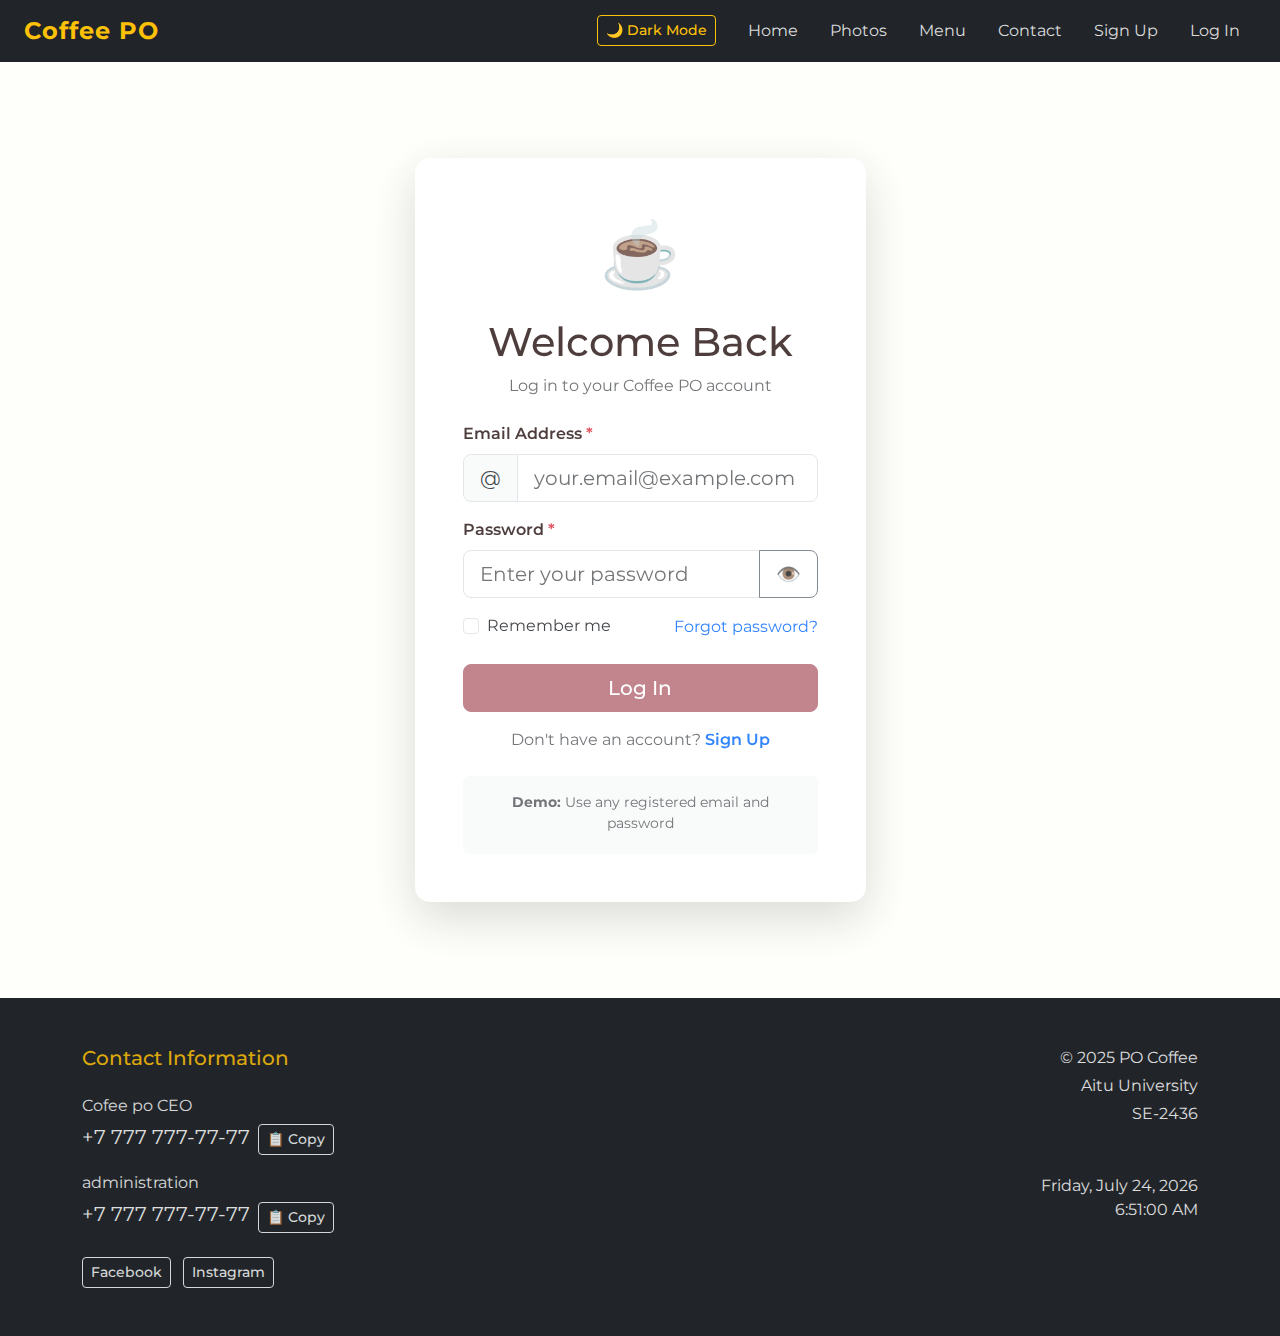
<file: login.html>
<!DOCTYPE html>
<html lang="en">
  <head>
    <meta charset="UTF-8" />
    <meta name="viewport" content="width=device-width, initial-scale=1.0" />
    <title>Coffee PO - Log In</title>

    <!-- Bootstrap CSS -->
    <link
      href="https://cdn.jsdelivr.net/npm/bootstrap@5.3.2/dist/css/bootstrap.min.css"
      rel="stylesheet"
    />

    <!-- Google Fonts -->
    <link rel="preconnect" href="https://fonts.googleapis.com" />
    <link rel="preconnect" href="https://fonts.gstatic.com" crossorigin />
    <link
      href="https://fonts.googleapis.com/css2?family=Montserrat:wght@400;500;600;700&display=swap"
      rel="stylesheet"
    />

    <!-- Custom CSS -->
    <link rel="stylesheet" href="style.css" />

    <!-- jQuery CDN  -->
    <script src="https://ajax.googleapis.com/ajax/libs/jquery/3.7.1/jquery.min.js"></script>
  </head>
  <body>
    <!-- Navigation Bar -->
    <nav class="navbar navbar-expand-lg navbar-dark bg-dark sticky-top">
      <div class="container-fluid px-lg-4 px-3">
        <a class="navbar-brand fw-bold text-warning" href="index.html"
          >Coffee PO</a
        >
        <button
          class="navbar-toggler"
          type="button"
          data-bs-toggle="collapse"
          data-bs-target="#navbarNav"
          aria-controls="navbarNav"
          aria-expanded="false"
          aria-label="Toggle navigation"
        >
          <span class="navbar-toggler-icon"></span>
        </button>
        <div class="collapse navbar-collapse" id="navbarNav">
          <ul class="navbar-nav ms-auto">
            <li class="nav-item me-3 my-1">
              <button
                id="colorChangeBtn"
                class="btn btn-sm btn-outline-warning ms-lg-3 mt-2 mt-lg-0"
                aria-label="Toggle dark mode"
              >
                🌙 Dark Mode
              </button>
            </li>
            <li class="nav-item">
              <a class="nav-link" href="index.html">Home</a>
            </li>
            <li class="nav-item">
              <a class="nav-link" href="gallery.html">Photos</a>
            </li>
            <li class="nav-item">
              <a class="nav-link" href="menu.html">Menu</a>
            </li>
            <li class="nav-item">
              <a class="nav-link" href="contact.html">Contact</a>
            </li>

          </ul>
        </div>
      </div>
    </nav>

    <!-- Log In Form -->
    <main class="container my-5 py-5">
      <div class="row justify-content-center">
        <div class="col-lg-5 col-md-7 col-sm-12">
          <div class="card shadow-lg border-0 auth-card">
            <div class="card-body p-5">
              <!-- Header -->
              <div class="text-center mb-4">
                <div class="auth-icon mb-3">☕</div>
                <h1 class="responsive-title text-dark mb-2">Welcome Back</h1>
                <p class="text-muted responsive-text">
                  Log in to your Coffee PO account
                </p>
              </div>

              <!-- Error Message (Hidden by default) -->
              <div id="errorMessage" class="alert alert-danger d-none" role="alert">
                <strong>Error!</strong> <span id="errorText"></span>
              </div>

              <!-- Log In Form -->
              <form id="loginForm" novalidate>
                <!-- Email -->
                <div class="mb-3">
                  <label for="loginEmail" class="form-label fw-semibold"
                    >Email Address <span class="text-danger">*</span></label
                  >
                  <div class="input-group input-group-lg">
                    <span class="input-group-text">@</span>
                    <input
                      type="email"
                      class="form-control"
                      id="loginEmail"
                      name="email"
                      placeholder="your.email@example.com"
                      required
                    />
                  </div>
                  <div class="invalid-feedback"></div>
                </div>

                <!-- Password -->
                <div class="mb-3">
                  <label for="loginPassword" class="form-label fw-semibold"
                    >Password <span class="text-danger">*</span></label
                  >
                  <div class="input-group input-group-lg">
                    <input
                      type="password"
                      class="form-control"
                      id="loginPassword"
                      name="password"
                      placeholder="Enter your password"
                      required
                    />
                    <button
                      class="btn btn-outline-secondary"
                      type="button"
                      id="toggleLoginPassword"
                      aria-label="Toggle password visibility"
                    >
                      👁️
                    </button>
                  </div>
                  <div class="invalid-feedback"></div>
                </div>

                <!-- Remember Me & Forgot Password -->
                <div class="mb-4 d-flex justify-content-between align-items-center">
                  <div class="form-check">
                    <input
                      class="form-check-input"
                      type="checkbox"
                      id="rememberMe"
                    />
                    <label class="form-check-label" for="rememberMe">
                      Remember me
                    </label>
                  </div>
                  <a href="#" class="text-primary">Forgot password?</a>
                </div>

                <!-- Submit Button -->
                <div class="d-grid mb-3">
                  <button type="submit" class="btn btn-primary btn-lg">
                    <span class="btn-text">Log In</span>
                    <span class="spinner-border spinner-border-sm d-none" role="status">
                      <span class="visually-hidden">Loading...</span>
                    </span>
                  </button>
                </div>

                <!-- Sign Up Link -->
                <div class="text-center">
                  <p class="text-muted">
                    Don't have an account?
                    <a href="signup.html" class="text-primary fw-semibold">Sign Up</a>
                  </p>
                </div>
              </form>

              <!-- Demo Credentials Info -->
              <div class="mt-4 p-3 bg-light rounded">
                <p class="mb-1 small text-muted text-center">
                  <strong>Demo:</strong> Use any registered email and password
                </p>
              </div>
            </div>
          </div>
        </div>
      </div>
    </main>

    <!-- Footer -->
    <footer class="bg-dark text-white py-5 mt-5">
      <div class="container">
        <div class="row g-4">
          <div class="col-lg-6 col-md-6 col-sm-12">
            <h3 class="h5 mb-4 text-warning">Contact Information</h3>
            <div class="mb-3">
              <p class="mb-1 text-light">Cofee po CEO</p>
              <a href="tel:+77777777777" class="text-white text-decoration-none fs-5">+7 777 777-77-77</a>
            </div>
            <div class="mb-3">
              <p class="mb-1 text-light">administration</p>
              <a href="tel:+77777777777" class="text-white text-decoration-none fs-5">+7 777 777-77-77</a>
            </div>

            <div class="mt-4">
              <a href="#" class="btn btn-outline-light btn-sm me-2" aria-label="Facebook" target="_blank">Facebook</a>
              <a href="https://www.instagram.com/" class="btn btn-outline-light btn-sm" aria-label="Instagram" target="_blank">Instagram</a>
            </div>
          </div>
          <div class="col-lg-6 col-md-6 col-sm-12 text-lg-end text-md-end text-sm-start">
            <p class="mb-1">&copy; 2025 PO Coffee</p>
            <p class="mb-1">Aitu University</p>
            <p class="mb-0">SE-2436</p>
            <div class="my-5" id="dateTimeDisplay"></div>
          </div>
        </div>
      </div>
    </footer>

    <!-- Bootstrap JS -->
    <script src="https://cdn.jsdelivr.net/npm/bootstrap@5.3.2/dist/js/bootstrap.bundle.min.js"></script>
    <script src="auth.js" ></script>
    <script src="script.js" defer></script>
    <script src="jquery-features.js"></script>
  </body>
</html>
</file>
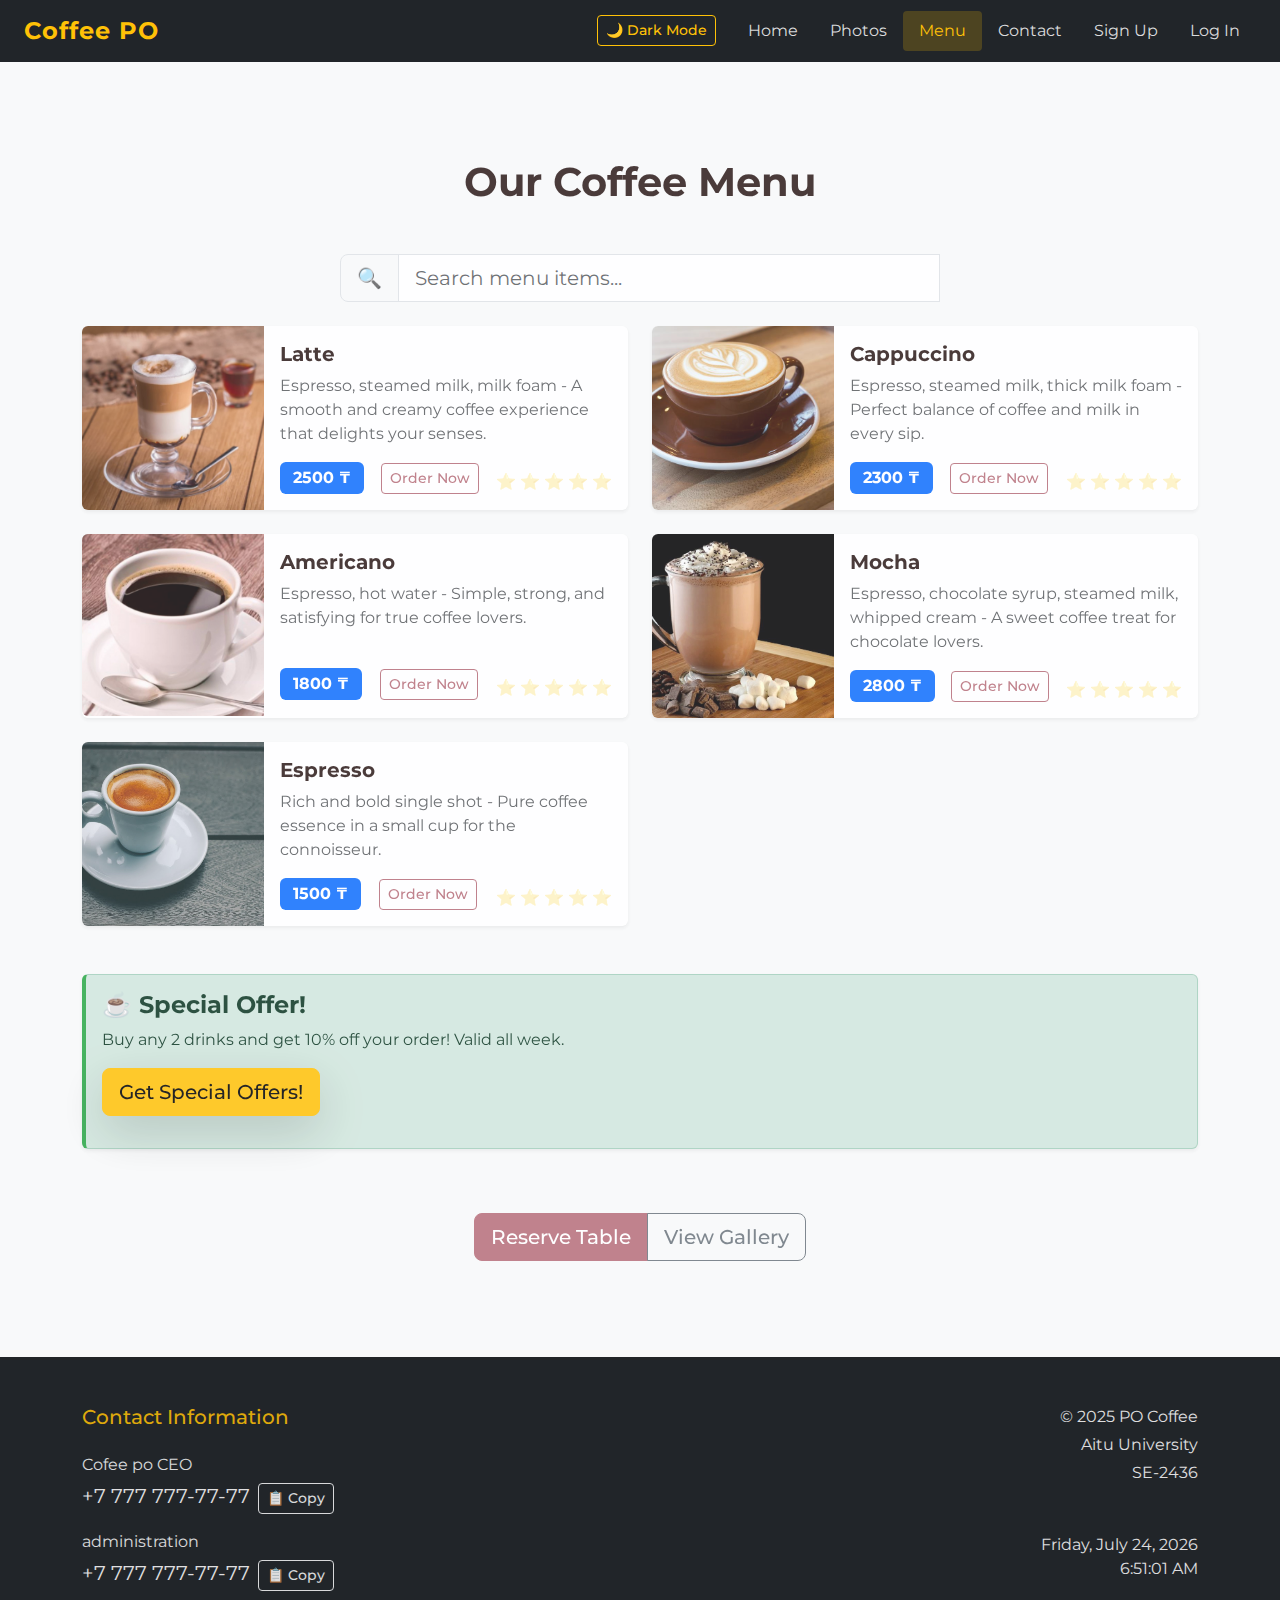
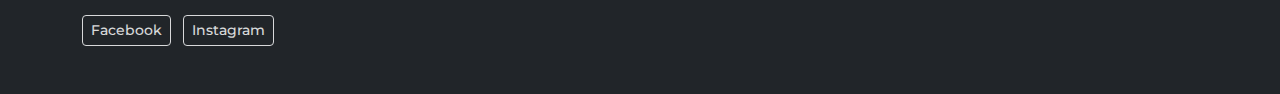
<file: menu.html>
<!DOCTYPE html>
<html lang="en">
  <head>
    <meta charset="UTF-8" />
    <meta name="viewport" content="width=device-width, initial-scale=1.0" />
    <title>Coffee PO - Menu</title>

    <!-- Bootstrap CSS -->
    <link
      href="https://cdn.jsdelivr.net/npm/bootstrap@5.3.2/dist/css/bootstrap.min.css"
      rel="stylesheet"
    />

    <!-- Google Fonts -->
    <link rel="preconnect" href="https://fonts.googleapis.com" />
    <link rel="preconnect" href="https://fonts.gstatic.com" crossorigin />
    <link
      href="https://fonts.googleapis.com/css2?family=Montserrat:wght@400;500;600;700&display=swap"
      rel="stylesheet"
    />

    <!-- Custom CSS -->
    <link rel="stylesheet" href="style.css" />

    <!-- jQuery CDN  -->
    <script src="https://ajax.googleapis.com/ajax/libs/jquery/3.7.1/jquery.min.js"></script>
  </head>
  <body>
    <!-- Navigation Bar -->
    <nav class="navbar navbar-expand-lg navbar-dark bg-dark sticky-top">
      <div class="container-fluid px-lg-4 px-3">
        <a class="navbar-brand fw-bold text-warning" href="index.html"
          >Coffee PO</a
        >
        <button
          class="navbar-toggler"
          type="button"
          data-bs-toggle="collapse"
          data-bs-target="#navbarNav"
          aria-controls="navbarNav"
          aria-expanded="false"
          aria-label="Toggle navigation"
        >
          <span class="navbar-toggler-icon"></span>
        </button>
        <div class="collapse navbar-collapse" id="navbarNav">
          <ul class="navbar-nav ms-auto">
            <li class="nav-item me-3 my-1">
              <button
                id="colorChangeBtn"
                class="btn btn-sm btn-outline-warning ms-lg-3 mt-2 mt-lg-0"
                aria-label="Toggle dark mode"
              >
                🌙 Dark Mode
              </button>
            </li>
            <li class="nav-item">
              <a class="nav-link" aria-current="page" href="index.html">Home</a>
            </li>
            <li class="nav-item">
              <a class="nav-link" href="gallery.html">Photos</a>
            </li>
            <li class="nav-item">
              <a class="nav-link active" aria-current="page" href="menu.html"
                >Menu</a
              >
            </li>
            <li class="nav-item">
              <a class="nav-link" href="contact.html">Contact</a>
            </li>

          </ul>
        </div>
      </div>
    </nav>

    <!-- Main Content -->
    <main class="bg-light py-5">
      <div class="container my-5">
        <h1 class="text-center mb-5 fw-bold text-dark responsive-title">
          Our Coffee Menu
        </h1>

        <!-- Menu Items with Bootstrap Cards -->
        <div class="row g-4 mb-5">
          <div class="col-lg-6 col-md-12">
            <div class="card shadow-sm border-0 h-100">
              <div class="row g-0">
                <div class="col-md-4">
                  <img
                    src="img/latte.jpg"
                    class="img-fluid rounded-start h-100 object-fit-cover"
                    alt="Latte"
                  />
                </div>
                <div class="col-md-8">
                  <div class="card-body d-flex flex-column h-100">
                    <h5 class="card-title fw-bold text-dark">Latte</h5>
                    <p class="card-text text-muted flex-grow-1">
                      Espresso, steamed milk, milk foam - A smooth and creamy
                      coffee experience that delights your senses.
                    </p>
                    <div
                      class="d-flex justify-content-between align-items-center"
                    >
                      <span class="badge bg-primary fs-6">2500 ₸</span>
                      <button class="btn btn-sm btn-outline-primary">
                        Order Now
                      </button>
                    </div>
                  </div>
                </div>
              </div>
            </div>
          </div>

          <div class="col-lg-6 col-md-12">
            <div class="card shadow-sm border-0 h-100">
              <div class="row g-0">
                <div class="col-md-4">
                  <img
                    src="img/cappuccino.jpg"
                    class="img-fluid rounded-start h-100 object-fit-cover"
                    alt="Cappuccino"
                  />
                </div>
                <div class="col-md-8">
                  <div class="card-body d-flex flex-column h-100">
                    <h5 class="card-title fw-bold text-dark">Cappuccino</h5>
                    <p class="card-text text-muted flex-grow-1">
                      Espresso, steamed milk, thick milk foam - Perfect balance
                      of coffee and milk in every sip.
                    </p>
                    <div
                      class="d-flex justify-content-between align-items-center"
                    >
                      <span class="badge bg-primary fs-6">2300 ₸</span>
                      <button class="btn btn-sm btn-outline-primary">
                        Order Now
                      </button>
                    </div>
                  </div>
                </div>
              </div>
            </div>
          </div>

          <div class="col-lg-6 col-md-12">
            <div class="card shadow-sm border-0 h-100">
              <div class="row g-0">
                <div class="col-md-4">
                  <img
                    src="img/americano.jpg"
                    class="img-fluid rounded-start h-100 object-fit-cover"
                    alt="Americano"
                  />
                </div>
                <div class="col-md-8">
                  <div class="card-body d-flex flex-column h-100">
                    <h5 class="card-title fw-bold text-dark">Americano</h5>
                    <p class="card-text text-muted flex-grow-1">
                      Espresso, hot water - Simple, strong, and satisfying for
                      true coffee lovers.
                    </p>
                    <div
                      class="d-flex justify-content-between align-items-center"
                    >
                      <span class="badge bg-primary fs-6">1800 ₸</span>
                      <button class="btn btn-sm btn-outline-primary">
                        Order Now
                      </button>
                    </div>
                  </div>
                </div>
              </div>
            </div>
          </div>

          <div class="col-lg-6 col-md-12">
            <div class="card shadow-sm border-0 h-100">
              <div class="row g-0">
                <div class="col-md-4">
                  <img
                    src="img/mocha.jpg"
                    class="img-fluid rounded-start h-100 object-fit-cover"
                    alt="Mocha"
                  />
                </div>
                <div class="col-md-8">
                  <div class="card-body d-flex flex-column h-100">
                    <h5 class="card-title fw-bold text-dark">Mocha</h5>
                    <p class="card-text text-muted flex-grow-1">
                      Espresso, chocolate syrup, steamed milk, whipped cream - A
                      sweet coffee treat for chocolate lovers.
                    </p>
                    <div
                      class="d-flex justify-content-between align-items-center"
                    >
                      <span class="badge bg-primary fs-6">2800 ₸</span>
                      <button class="btn btn-sm btn-outline-primary">
                        Order Now
                      </button>
                    </div>
                  </div>
                </div>
              </div>
            </div>
          </div>

          <div class="col-lg-6 col-md-12">
            <div class="card shadow-sm border-0 h-100">
              <div class="row g-0">
                <div class="col-md-4">
                  <img
                    src="img/espresso.jpg"
                    class="img-fluid rounded-start h-100 object-fit-cover"
                    alt="Espresso"
                  />
                </div>
                <div class="col-md-8">
                  <div class="card-body d-flex flex-column h-100">
                    <h5 class="card-title fw-bold text-dark">Espresso</h5>
                    <p class="card-text text-muted flex-grow-1">
                      Rich and bold single shot - Pure coffee essence in a small
                      cup for the connoisseur.
                    </p>
                    <div
                      class="d-flex justify-content-between align-items-center"
                    >
                      <span class="badge bg-primary fs-6">1500 ₸</span>
                      <button class="btn btn-sm btn-outline-primary">
                        Order Now
                      </button>
                    </div>
                  </div>
                </div>
              </div>
            </div>
          </div>
        </div>

        <!-- Special Offers Section -->
        <div class="row mt-5">
          <div class="col-12">
            <div class="alert alert-success shadow-sm" role="alert">
              <h4 class="alert-heading fw-bold">☕ Special Offer!</h4>
              <p class="mb-0">
                Buy any 2 drinks and get 10% off your order! Valid all week.
              </p>
              <div class="my-3">
                <button
                  id="subscribeBtn"
                  class="btn btn-warning btn-lg shadow-lg"
                >
                  Get Special Offers!
                </button>
              </div>
              <div id="popupOverlay"></div>

              <div id="subscriptionPopup">
                <div class="popup-content">
                  <button id="closePopup" class="close-btn">&times;</button>

                  <h3 class="text-center mb-3">Subscribe to Our Newsletter</h3>
                  <p class="text-center text-muted">
                    Don't miss out on our best deals!
                  </p>

                  <form id="subscribeForm">
                    <div class="mb-3">
                      <label for="popupEmail" class="form-label"
                        >Email Address</label
                      >
                      <input
                        type="email"
                        class="form-control"
                        id="popupEmail"
                        placeholder="your.email@example.com"
                        required
                      />
                    </div>
                    <button type="submit" class="btn btn-warning w-100">
                      Subscribe
                    </button>
                  </form>
                </div>
              </div>
            </div>
          </div>
        </div>

        <!-- Action Buttons -->
        <div class="text-center mt-5">
          <div class="btn-group btn-group-lg" role="group">
            <a href="contact.html" class="btn btn-primary">Reserve Table</a>
            <a href="gallery.html" class="btn btn-outline-secondary"
              >View Gallery</a
            >
          </div>
        </div>
      </div>
    </main>

    <!-- Footer -->
    <footer class="bg-dark text-white py-5">
      <div class="container">
        <div class="row g-4">
          <div class="col-lg-6 col-md-6 col-sm-12">
            <h3 class="h5 mb-4 text-warning">Contact Information</h3>
            <div class="mb-3">
              <p class="mb-1 text-light">Cofee po CEO</p>
              <a href="tel:+77777777777" class="text-white text-decoration-none fs-5">+7 777 777-77-77</a>
            </div>
            <div class="mb-3">
              <p class="mb-1 text-light">administration</p>
              <a href="tel:+77777777777" class="text-white text-decoration-none fs-5">+7 777 777-77-77</a>
            </div>

            <div class="mt-4">
              <a href="#" class="btn btn-outline-light btn-sm me-2" aria-label="Facebook" target="_blank">Facebook</a>
              <a href="https://www.instagram.com/" class="btn btn-outline-light btn-sm" aria-label="Instagram" target="_blank">Instagram</a>
            </div>
          </div>
          <div class="col-lg-6 col-md-6 col-sm-12 text-lg-end text-md-end text-sm-start">
            <p class="mb-1">&copy; 2025 PO Coffee</p>
            <p class="mb-1">Aitu University</p>
            <p class="mb-0">SE-2436</p>
            <div class="my-5" id="dateTimeDisplay"></div>
          </div>
        </div>
      </div>
    </footer>

    <!-- Bootstrap JS -->
    <script src="https://cdn.jsdelivr.net/npm/bootstrap@5.3.2/dist/js/bootstrap.bundle.min.js"></script>
    <script src="auth.js" ></script>
    <script src="script.js" defer></script>
    <!-- jQuery Features Script -->
    <script src="jquery-features.js"></script>
  </body>
</html>
</file>
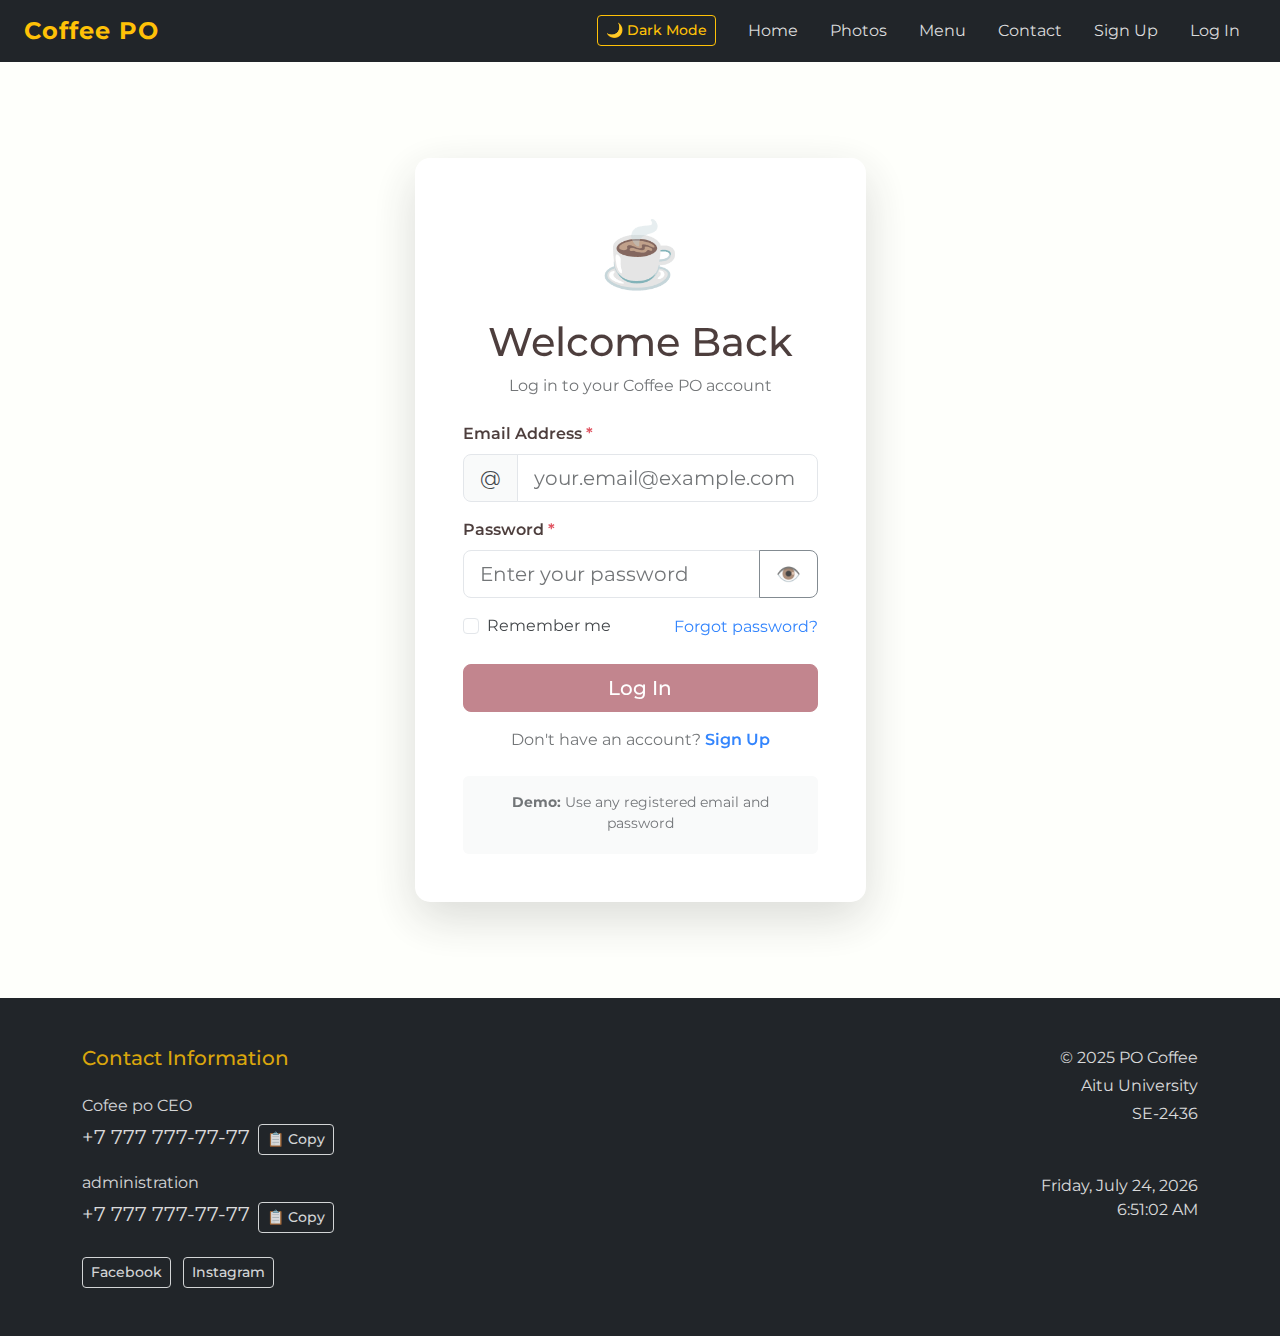
<file: profile.html>
<!DOCTYPE html>
<html lang="en">
  <head>
    <meta charset="UTF-8" />
    <meta name="viewport" content="width=device-width, initial-scale=1.0" />
    <title>Coffee PO - My Profile</title>

    <!-- Bootstrap CSS -->
    <link
      href="https://cdn.jsdelivr.net/npm/bootstrap@5.3.2/dist/css/bootstrap.min.css"
      rel="stylesheet"
    />

    <!-- Google Fonts -->
    <link rel="preconnect" href="https://fonts.googleapis.com" />
    <link rel="preconnect" href="https://fonts.gstatic.com" crossorigin />
    <link
      href="https://fonts.googleapis.com/css2?family=Montserrat:wght@400;500;600;700&display=swap"
      rel="stylesheet"
    />

    <!-- Custom CSS -->
    <link rel="stylesheet" href="style.css" />

    <!-- jQuery CDN  -->
    <script src="https://ajax.googleapis.com/ajax/libs/jquery/3.7.1/jquery.min.js"></script>
  </head>
  <body>
    <!-- Navigation Bar -->
    <nav class="navbar navbar-expand-lg navbar-dark bg-dark sticky-top">
      <div class="container-fluid px-lg-4 px-3">
        <a class="navbar-brand fw-bold text-warning" href="index.html"
          >Coffee PO</a
        >
        <button
          class="navbar-toggler"
          type="button"
          data-bs-toggle="collapse"
          data-bs-target="#navbarNav"
          aria-controls="navbarNav"
          aria-expanded="false"
          aria-label="Toggle navigation"
        >
          <span class="navbar-toggler-icon"></span>
        </button>
        <div class="collapse navbar-collapse" id="navbarNav">
          <ul class="navbar-nav ms-auto">
            <li class="nav-item me-3 my-1">
              <button
                id="colorChangeBtn"
                class="btn btn-sm btn-outline-warning ms-lg-3 mt-2 mt-lg-0"
                aria-label="Toggle dark mode"
              >
                🌙 Dark Mode
              </button>
            </li>
            <li class="nav-item">
              <a class="nav-link" href="index.html">Home</a>
            </li>
            <li class="nav-item">
              <a class="nav-link" href="gallery.html">Photos</a>
            </li>
            <li class="nav-item">
              <a class="nav-link" href="menu.html">Menu</a>
            </li>
            <li class="nav-item">
              <a class="nav-link" href="contact.html">Contact</a>
            </li>
            <li class="nav-item">
              <a class="nav-link" href="cart.html">
                🛒 Cart (<span id="cartCount">0</span>)
              </a>
            </li>
          </ul>
        </div>
      </div>
    </nav>

    <!-- Profile Content -->
    <main class="container my-5 py-5">
      <div class="row">
        <!-- User Info Card -->
        <div class="col-lg-4 col-md-12 mb-4">
          <div class="card shadow-lg border-0">
            <div class="card-body p-4 text-center">
              <!-- Profile Avatar -->
              <div class="profile-avatar mb-3">
                <div class="avatar-circle">
                  <span id="avatarInitials">JD</span>
                </div>
              </div>

              <!-- User Info -->
              <h3 class="card-title mb-1" id="profileName">Loading...</h3>
              <p class="text-muted mb-3" id="profileEmail">email@example.com</p>
              <p class="text-muted small mb-3" id="profilePhone"></p>

              <!-- Member Since -->
              <div class="badge bg-primary mb-3" id="memberSince">
                Member since Jan 2025
              </div>

              <!-- Quick Stats -->
              <div class="row text-center mt-4">
                <div class="col-6">
                  <h4 class="text-primary mb-0" id="feedbackCount">0</h4>
                  <p class="small text-muted mb-0">Feedback Sent</p>
                </div>
                <div class="col-6">
                  <h4 class="text-success mb-0" id="visitCount">0</h4>
                  <p class="small text-muted mb-0">Visits</p>
                </div>
              </div>

              <!-- Action Buttons -->
              <div class="d-grid gap-2 mt-4">
                <button
                  class="btn btn-outline-primary"
                  data-bs-toggle="modal"
                  data-bs-target="#editProfileModal"
                >
                  Edit Profile
                </button>
                <a href="contact.html" class="btn btn-primary">
                  Send Feedback
                </a>
              </div>
            </div>
          </div>
        </div>

        <!-- Feedback History -->
        <div class="col-lg-8 col-md-12">
          <div class="card shadow-lg border-0">
            <div class="card-header bg-primary text-white">
              <h3 class="mb-0 h5">📝 Feedback History</h3>
            </div>
            <div class="card-body p-4">
              <!-- Filter & Search -->
              <div class="row mb-4">
                <div class="col-md-6 mb-3">
                  <input
                    type="text"
                    id="searchFeedback"
                    class="form-control"
                    placeholder="🔍 Search feedback..."
                  />
                </div>
                <div class="col-md-6 mb-3">
                  <select id="filterSubject" class="form-select">
                    <option value="">All Subjects</option>
                    <option value="general">General Inquiry</option>
                    <option value="reservation">Reservation</option>
                    <option value="feedback">Feedback</option>
                    <option value="complaint">Complaint</option>
                    <option value="other">Other</option>
                  </select>
                </div>
              </div>

              <!-- Feedback List -->
              <div id="feedbackList">
                <!-- Feedback items will be dynamically inserted here -->
                <div class="text-center py-5" id="noFeedback">
                  <div class="display-1 mb-3">📭</div>
                  <h5 class="text-muted">No feedback history yet</h5>
                  <p class="text-muted">
                    Send your first feedback from the
                    <a href="contact.html" class="text-primary">Contact page</a>
                  </p>
                </div>
              </div>

              <!-- Pagination -->
              <nav
                aria-label="Feedback pagination"
                id="feedbackPagination"
                class="mt-4 d-none"
              >
                <ul class="pagination justify-content-center">
                  <li class="page-item disabled">
                    <a class="page-link" href="#" tabindex="-1">Previous</a>
                  </li>
                  <li class="page-item active">
                    <a class="page-link" href="#">1</a>
                  </li>
                  <li class="page-item"><a class="page-link" href="#">2</a></li>
                  <li class="page-item"><a class="page-link" href="#">3</a></li>
                  <li class="page-item">
                    <a class="page-link" href="#">Next</a>
                  </li>
                </ul>
              </nav>
            </div>
          </div>

          <!-- Clear History Button -->
          <div class="text-center mt-4">
            <button id="clearHistoryBtn" class="btn btn-outline-danger">
              🗑️ Clear All History
            </button>
          </div>
        </div>
      </div>
    </main>

    <!-- Edit Profile Modal -->
    <div
      class="modal fade"
      id="editProfileModal"
      tabindex="-1"
      aria-labelledby="editProfileModalLabel"
      aria-hidden="true"
    >
      <div class="modal-dialog modal-dialog-centered">
        <div class="modal-content">
          <div class="modal-header">
            <h5 class="modal-title" id="editProfileModalLabel">Edit Profile</h5>
            <button
              type="button"
              class="btn-close"
              data-bs-dismiss="modal"
              aria-label="Close"
            ></button>
          </div>
          <div class="modal-body">
            <form id="editProfileForm">
              <div class="mb-3">
                <label for="editName" class="form-label">Full Name</label>
                <input
                  type="text"
                  class="form-control"
                  id="editName"
                  required
                />
              </div>
              <div class="mb-3">
                <label for="editPhone" class="form-label">Phone Number</label>
                <input type="tel" class="form-control" id="editPhone" />
              </div>
              <div class="alert alert-info">
                <small>Email cannot be changed for security reasons.</small>
              </div>
            </form>
          </div>
          <div class="modal-footer">
            <button
              type="button"
              class="btn btn-secondary"
              data-bs-dismiss="modal"
            >
              Cancel
            </button>
            <button type="button" class="btn btn-primary" id="saveProfileBtn">
              Save Changes
            </button>
          </div>
        </div>
      </div>
    </div>

    <!-- Footer -->
    <footer class="bg-dark text-white py-5 mt-5">
      <div class="container">
        <div class="row g-4">
          <div class="col-lg-6 col-md-6 col-sm-12">
            <h3 class="h5 mb-4 text-warning">Contact Information</h3>
            <div class="mb-3">
              <p class="mb-1 text-light">Cofee po CEO</p>
              <a
                href="tel:+77777777777"
                class="text-white text-decoration-none fs-5"
                >+7 777 777-77-77</a
              >
            </div>
            <div class="mb-3">
              <p class="mb-1 text-light">administration</p>
              <a
                href="tel:+77777777777"
                class="text-white text-decoration-none fs-5"
                >+7 777 777-77-77</a
              >
            </div>

            <div class="mt-4">
              <a
                href="#"
                class="btn btn-outline-light btn-sm me-2"
                aria-label="Facebook"
                target="_blank"
                >Facebook</a
              >
              <a
                href="https://www.instagram.com/"
                class="btn btn-outline-light btn-sm"
                aria-label="Instagram"
                target="_blank"
                >Instagram</a
              >
            </div>
          </div>
          <div
            class="col-lg-6 col-md-6 col-sm-12 text-lg-end text-md-end text-sm-start"
          >
            <p class="mb-1">&copy; 2025 PO Coffee</p>
            <p class="mb-1">Aitu University</p>
            <p class="mb-0">SE-2404</p>
            <div class="my-5" id="dateTimeDisplay"></div>
          </div>
        </div>
      </div>
    </footer>

    <!-- Bootstrap JS -->
    <script src="https://cdn.jsdelivr.net/npm/bootstrap@5.3.2/dist/js/bootstrap.bundle.min.js"></script>
    <script src="auth.js"></script>
    <script src="cart.js"></script>
    <script src="script.js" defer></script>

    <script src="jquery-features.js"></script>
  </body>
</html>
</file>
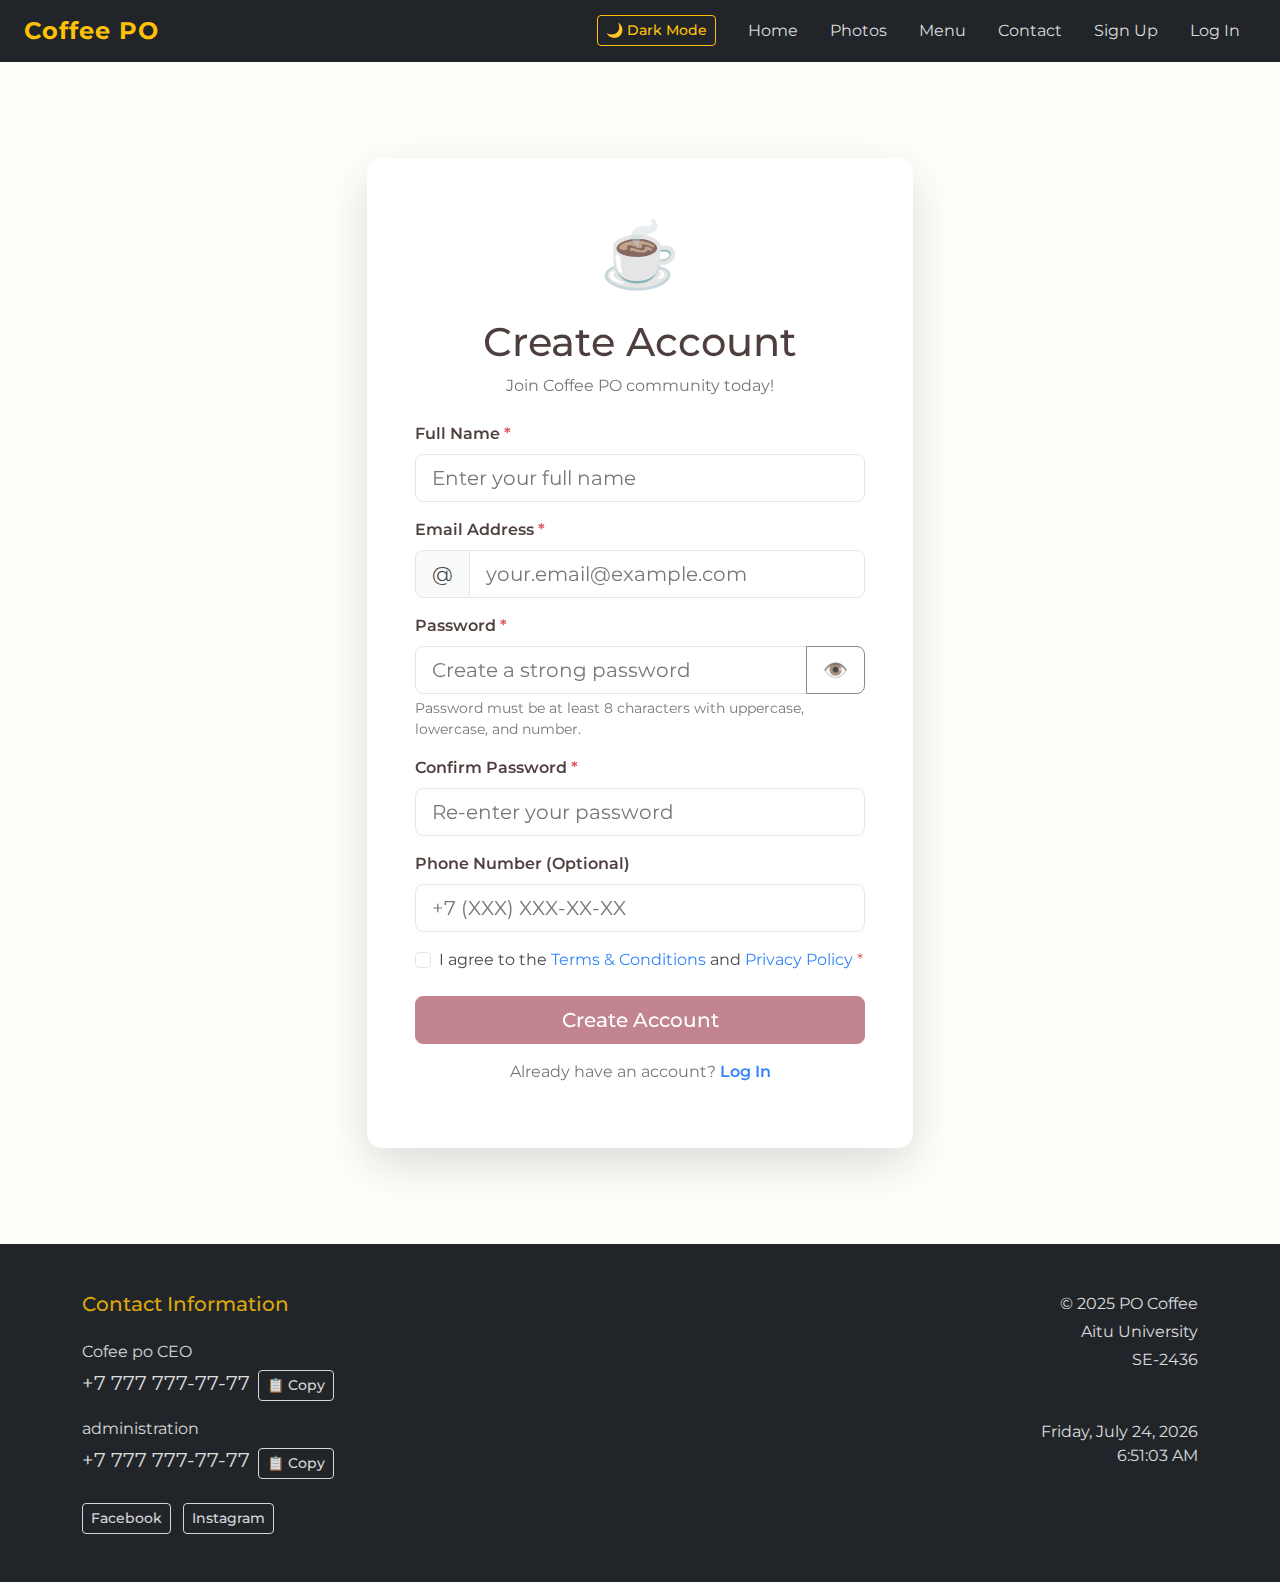
<file: signup.html>
<!DOCTYPE html>
<html lang="en">
  <head>
    <meta charset="UTF-8" />
    <meta name="viewport" content="width=device-width, initial-scale=1.0" />
    <title>Coffee PO - Sign Up</title>

    <!-- Bootstrap CSS -->
    <link
      href="https://cdn.jsdelivr.net/npm/bootstrap@5.3.2/dist/css/bootstrap.min.css"
      rel="stylesheet"
    />

    <!-- Google Fonts -->
    <link rel="preconnect" href="https://fonts.googleapis.com" />
    <link rel="preconnect" href="https://fonts.gstatic.com" crossorigin />
    <link
      href="https://fonts.googleapis.com/css2?family=Montserrat:wght@400;500;600;700&display=swap"
      rel="stylesheet"
    />

    <!-- Custom CSS -->
    <link rel="stylesheet" href="style.css" />

    <!-- jQuery CDN  -->
    <script src="https://ajax.googleapis.com/ajax/libs/jquery/3.7.1/jquery.min.js"></script>
  </head>
  <body>
    <!-- Navigation Bar -->
    <nav class="navbar navbar-expand-lg navbar-dark bg-dark sticky-top">
      <div class="container-fluid px-lg-4 px-3">
        <a class="navbar-brand fw-bold text-warning" href="index.html"
          >Coffee PO</a
        >
        <button
          class="navbar-toggler"
          type="button"
          data-bs-toggle="collapse"
          data-bs-target="#navbarNav"
          aria-controls="navbarNav"
          aria-expanded="false"
          aria-label="Toggle navigation"
        >
          <span class="navbar-toggler-icon"></span>
        </button>
        <div class="collapse navbar-collapse" id="navbarNav">
          <ul class="navbar-nav ms-auto">
            <li class="nav-item me-3 my-1">
              <button
                id="colorChangeBtn"
                class="btn btn-sm btn-outline-warning ms-lg-3 mt-2 mt-lg-0"
                aria-label="Toggle dark mode"
              >
                🌙 Dark Mode
              </button>
            </li>
            <li class="nav-item">
              <a class="nav-link" href="index.html">Home</a>
            </li>
            <li class="nav-item">
              <a class="nav-link" href="gallery.html">Photos</a>
            </li>
            <li class="nav-item">
              <a class="nav-link" href="menu.html">Menu</a>
            </li>
            <li class="nav-item">
              <a class="nav-link" href="contact.html">Contact</a>
            </li>

          </ul>
        </div>
      </div>
    </nav>

    <!-- Sign Up Form -->
    <main class="container my-5 py-5">
      <div class="row justify-content-center">
        <div class="col-lg-6 col-md-8 col-sm-12">
          <div class="card shadow-lg border-0 auth-card">
            <div class="card-body p-5">
              <!-- Header -->
              <div class="text-center mb-4">
                <div class="auth-icon mb-3">☕</div>
                <h1 class="responsive-title text-dark mb-2">Create Account</h1>
                <p class="text-muted responsive-text">
                  Join Coffee PO community today!
                </p>
              </div>

              <!-- Success Message (Hidden by default) -->
              <div id="successMessage" class="alert alert-success d-none" role="alert">
                <strong>Success!</strong> Your account has been created. Redirecting to login...
              </div>

              <!-- Sign Up Form -->
              <form id="signupForm" novalidate>
                <!-- Full Name -->
                <div class="mb-3">
                  <label for="fullName" class="form-label fw-semibold"
                    >Full Name <span class="text-danger">*</span></label
                  >
                  <input
                    type="text"
                    class="form-control form-control-lg"
                    id="fullName"
                    name="fullName"
                    placeholder="Enter your full name"
                    required
                  />
                  <div class="invalid-feedback"></div>
                </div>

                <!-- Email -->
                <div class="mb-3">
                  <label for="email" class="form-label fw-semibold"
                    >Email Address <span class="text-danger">*</span></label
                  >
                  <div class="input-group input-group-lg">
                    <span class="input-group-text">@</span>
                    <input
                      type="email"
                      class="form-control"
                      id="email"
                      name="email"
                      placeholder="your.email@example.com"
                      required
                    />
                  </div>
                  <div class="invalid-feedback"></div>
                </div>

                <!-- Password -->
                <div class="mb-3">
                  <label for="password" class="form-label fw-semibold"
                    >Password <span class="text-danger">*</span></label
                  >
                  <div class="input-group input-group-lg">
                    <input
                      type="password"
                      class="form-control"
                      id="password"
                      name="password"
                      placeholder="Create a strong password"
                      required
                    />
                    <button
                      class="btn btn-outline-secondary"
                      type="button"
                      id="togglePassword"
                      aria-label="Toggle password visibility"
                    >
                      👁️
                    </button>
                  </div>
                  <div class="invalid-feedback"></div>
                  <div class="form-text" id="passwordHelp">
                    Password must be at least 8 characters with uppercase, lowercase, and number.
                  </div>
                </div>

                <!-- Confirm Password -->
                <div class="mb-3">
                  <label for="confirmPassword" class="form-label fw-semibold"
                    >Confirm Password <span class="text-danger">*</span></label
                  >
                  <input
                    type="password"
                    class="form-control form-control-lg"
                    id="confirmPassword"
                    name="confirmPassword"
                    placeholder="Re-enter your password"
                    required
                  />
                  <div class="invalid-feedback"></div>
                </div>

                <!-- Phone (Optional) -->
                <div class="mb-3">
                  <label for="phone" class="form-label fw-semibold"
                    >Phone Number (Optional)</label
                  >
                  <input
                    type="tel"
                    class="form-control form-control-lg"
                    id="phone"
                    name="phone"
                    placeholder="+7 (XXX) XXX-XX-XX"
                  />
                  <div class="invalid-feedback"></div>
                </div>

                <!-- Terms & Conditions -->
                <div class="mb-4">
                  <div class="form-check">
                    <input
                      class="form-check-input"
                      type="checkbox"
                      id="terms"
                      required
                    />
                    <label class="form-check-label" for="terms">
                      I agree to the <a href="#" class="text-primary">Terms & Conditions</a>
                      and <a href="#" class="text-primary">Privacy Policy</a>
                      <span class="text-danger">*</span>
                    </label>
                    <div class="invalid-feedback"></div>
                  </div>
                </div>

                <!-- Submit Button -->
                <div class="d-grid mb-3">
                  <button type="submit" class="btn btn-primary btn-lg">
                    <span class="btn-text">Create Account</span>
                    <span class="spinner-border spinner-border-sm d-none" role="status">
                      <span class="visually-hidden">Loading...</span>
                    </span>
                  </button>
                </div>

                <!-- Login Link -->
                <div class="text-center">
                  <p class="text-muted">
                    Already have an account?
                    <a href="login.html" class="text-primary fw-semibold">Log In</a>
                  </p>
                </div>
              </form>
            </div>
          </div>
        </div>
      </div>
    </main>

    <!-- Footer -->
    <footer class="bg-dark text-white py-5 mt-5">
      <div class="container">
        <div class="row g-4">
          <div class="col-lg-6 col-md-6 col-sm-12">
            <h3 class="h5 mb-4 text-warning">Contact Information</h3>
            <div class="mb-3">
              <p class="mb-1 text-light">Cofee po CEO</p>
              <a href="tel:+77777777777" class="text-white text-decoration-none fs-5">+7 777 777-77-77</a>
            </div>
            <div class="mb-3">
              <p class="mb-1 text-light">administration</p>
              <a href="tel:+77777777777" class="text-white text-decoration-none fs-5">+7 777 777-77-77</a>
            </div>

            <div class="mt-4">
              <a href="#" class="btn btn-outline-light btn-sm me-2" aria-label="Facebook" target="_blank">Facebook</a>
              <a href="https://www.instagram.com/" class="btn btn-outline-light btn-sm" aria-label="Instagram" target="_blank">Instagram</a>
            </div>
          </div>
          <div class="col-lg-6 col-md-6 col-sm-12 text-lg-end text-md-end text-sm-start">
            <p class="mb-1">&copy; 2025 PO Coffee</p>
            <p class="mb-1">Aitu University</p>
            <p class="mb-0">SE-2436</p>
            <div class="my-5" id="dateTimeDisplay"></div>
          </div>
        </div>
      </div>
    </footer>

    <!-- Bootstrap JS -->
    <script src="https://cdn.jsdelivr.net/npm/bootstrap@5.3.2/dist/js/bootstrap.bundle.min.js"></script>
    <script src="auth.js" ></script>
    <script src="script.js" defer></script>
    <script src="jquery-features.js"></script>
  </body>
</html>
</file>
<file: style.css>
* {
  box-sizing: border-box;
  margin: 0;
  padding: 0;
}

body {
  font-family: 'Montserrat', sans-serif;
  color: #fff;
  background-color: #fefffb;
  line-height: 1.5;
  min-height: 100vh;
}

a {
  text-decoration: none;
  color: inherit;
}

ul {
  list-style: none;
}


  /* ============================
    Card Group Responsive
    Using CSS Media Queries ONLY
    ============================ */

  .card-responsive-group {
      display: flex;
      flex-wrap: wrap;
  }

  /* Mobile: Stack vertically (< 768px) */
  @media (max-width: 767px) {
      .card-responsive-group > div {
          flex: 0 0 100%;
          max-width: 100%;
      }
  }

  /* Tablet: Two cards per row (768px - 991px) */
  @media (min-width: 768px) and (max-width: 991px) {
      .card-responsive-group > div {
          flex: 0 0 50%;
          max-width: 50%;
      }
  }

  /* Desktop: Three cards per row (≥ 992px) */
  @media (min-width: 992px) {
      .card-responsive-group > div {
          flex: 0 0 33.333%;
          max-width: 33.333%;
      }
  }

  .accordion-content-custom {
      max-height: 0; 
      overflow: hidden;
      transition: max-height 0.35s ease-out; 
      padding: 0 1rem; 
  }

  .accordion-item-custom.active .accordion-content-custom {
      padding-top: 1rem;
      padding-bottom: 1rem;
  }

  .accordion-header-custom {
      cursor: pointer; 
      user-select: none;
      transition: background-color 0.2s; 
  }

  .accordion-header-custom:hover {
      background-color: #f0f0f0 !important; 
  }

/* ============================
   BOOTSTRAP NAVBAR CUSTOMIZATION
   ============================ */

.navbar-brand {
    font-size: 1.5rem;
    letter-spacing: 1px;
}

.navbar-dark .navbar-nav .nav-link {
    color: rgba(255, 255, 255, 0.85);
    transition: all 0.3s ease;
    padding: 0.5rem 1rem;
    border-radius: 4px;
}

.navbar-dark .navbar-nav .nav-link:hover {
    color: #ffc107;
    background-color: rgba(255, 193, 7, 0.1);
    transform: translateY(-2px);
}

.navbar-dark .navbar-nav .nav-link.active {
    color: #ffc107;
    background-color: rgba(255, 193, 7, 0.2);
}

/* ============================
   CAROUSEL CUSTOMIZATION 
   ============================ */

.carousel-img {
    height: 600px;
    object-fit: cover;
}

@media (max-width: 768px) {
    .carousel-img {
        height: 400px;
    }
}

@media (max-width: 576px) {
    .carousel-img {
        height: 300px;
    }
}

.carousel-caption {
    background: rgba(0, 0, 0, 0.6);
    padding: 20px;
    border-radius: 8px;
}

/* ============================
   ORIGINAL PROMO GRID STYLES
   ============================ */

.promo-grid {
  display: flex;
  gap: 0;
  height: 400px;
}

.promo-item {
  position: relative;
  flex: 1;
  display: flex;
  justify-content: center;
  align-items: center;
  text-align: center;
  transition: all 0.3s ease;
  overflow: hidden;
}

.promo-item img {
  position: absolute;
  top: 0;
  left: 0;
  width: 100%;
  height: 100%;
  object-fit: cover;
  z-index: -1;
}

.promo-item:hover {
  transform: scale(1.05);
  z-index: 1;
  box-shadow: 0 10px 30px rgba(0, 0, 0, 0.3);
}

.promo-item::before {
  content: '';
  position: absolute;
  top: 0;
  left: 0;
  width: 100%;
  height: 100%;
  background-color: rgba(0, 0, 0, 0.5);
  transition: background-color 0.3s ease;
  z-index: 0;
}

.promo-item:hover::before {
  background-color: rgba(0, 0, 0, 0.2);
}

.promo-link {
  position: relative;
  z-index: 2;
  display: flex;
  flex-direction: column;
  justify-content: center;
  align-items: center;
  height: 100%;
  width: 100%;
  padding: 20px;
}

.promo-title {
  font-size: 24px;
  font-weight: 600;
  margin-bottom: 10px;
  color: #fff;
  text-transform: uppercase;
  position: relative; 
  z-index: 3;
}

.promo-text {
  font-size: 14px;
  font-weight: 500;
  color: #fff;
  position: relative;
  z-index: 3;
}

@media (max-width: 768px) {
  .promo-grid {
    flex-direction: column;
    height: auto;
  }
  
  .promo-item {
    height: 200px;
  }
}

/* ============================
   BOOTSTRAP CARDS CUSTOMIZATION 
   ============================ */

.card {
    transition: all 0.3s ease;
    border: none;
}

.card:hover {
    transform: translateY(-10px);
    box-shadow: 0 12px 24px rgba(0, 0, 0, 0.15) !important;
}

.card-img-top {
    height: 250px;
    object-fit: cover;
}

/* ============================
   BOOTSTRAP BUTTONS CUSTOMIZATION
   ============================ */

.btn {
    transition: all 0.3s ease;
    font-weight: 500;
}

.btn:hover {
    transform: translateY(-2px);
    box-shadow: 0 4px 12px rgba(0, 0, 0, 0.15);
}

.btn-primary {
    background-color: #b76e79;
    border-color: #b76e79;
}

.btn-primary:hover {
    background-color: #8d525a;
    border-color: #8d525a;
}

.btn-outline-primary {
    color: #b76e79;
    border-color: #b76e79;
}

.btn-outline-primary:hover {
    background-color: #b76e79;
    border-color: #b76e79;
    color: white;
}

/* Button group responsive */
.responsive-btn-group {
    display: flex;
    flex-wrap: wrap;
    gap: 0.5rem;
}

@media (max-width: 576px) {
    .responsive-btn-group {
        flex-direction: column;
        width: 100%;
    }
    
    .responsive-btn-group .btn {
        width: 100%;
    }
}

/* ============================
   FORM STYLING 
   ============================ */

.form-control:focus,
.form-select:focus {
    border-color: #b76e79;
    box-shadow: 0 0 0 0.2rem rgba(183, 110, 121, 0.25);
}

/* ============================
   ACCESSIBILITY 
   ============================ */

a:focus,
button:focus,
.btn:focus,
.form-control:focus {
    outline: 2px solid #ffc107;
    outline-offset: 2px;
}

/* ============================
   FOOTER STYLES
   ============================ */

footer a {
    transition: all 0.3s ease;
}

footer a:hover {
    opacity: 0.8;
}

/* ============================
   UTILITY CLASSES
   ============================ */

.bg-light {
    background-color: #f8f9fa !important;
}

.text-dark {
    color: #2c1a18 !important;
}

/* Smooth scrolling */
html {
    scroll-behavior: smooth;
}

/* ============================
   GALLERY PAGE STYLES
   ============================ */

.gallery {
  padding: 40px 20px;
  text-align: center;
  background-color: #fefffb;
}

.gallery .title2 {
  font-size: 32px;
  font-weight: 700;
  margin-bottom: 30px;
  color: #4a2c2a; 
}

.img-box {
  display: grid;
  grid-template-columns: repeat(auto-fit, minmax(280px, 1fr));
  gap: 25px;
  max-width: 1200px;
  margin: 0 auto;
}

.imag-bord {
  background: #fff;
  border-radius: 12px;
  overflow: hidden;
  box-shadow: 0 4px 15px rgba(0, 0, 0, 0.1);
  transition: all 0.3s ease;
  position: relative;
}

.imag-bord img {
  width: 100%;
  height: 250px;
  object-fit: cover; 
  display: block;
}

.imag-bord p {
  position: absolute;
  bottom: 0;
  left: 0;
  right: 0;
  margin: 0;
  padding: 15px;
  font-size: 16px;
  font-weight: 500;
  color: #fff;
  background: linear-gradient(transparent, rgba(0, 0, 0, 0.8));
  transform: translateY(100%);
  transition: transform 0.3s ease;
}

.imag-bord:hover {
  transform: scale(1.02);
  box-shadow: 0 8px 25px rgba(0, 0, 0, 0.2);
}

.imag-bord:hover p {
  transform: translateY(0);
}

/* ============================
   MENU PAGE STYLES 
   ============================ */

.men-main {
  background-color: #f8f9fa;
}

.sec-menu {
  padding: 40px 20px;
  background-color: #fff;
}

.sec-menu .title2 {
  text-align: center;
  font-size: 32px;
  font-weight: 700;
  margin-bottom: 40px;
  color: #4a2c2a;
}

.menu-container {
  display: flex;
  flex-direction: column;
  gap: 25px;
  max-width: 800px;
  margin: 0 auto;
}

.menu-item {
  display: flex;
  align-items: center;
  gap: 20px;
  padding: 20px;
  background: #f8f9fa;
  border-radius: 12px;
  box-shadow: 0 2px 10px rgba(0, 0, 0, 0.05);
  transition: all 0.3s ease;
}

.menu-item:hover {
  transform: translateX(10px);
  box-shadow: 0 4px 20px rgba(0, 0, 0, 0.1);
}

.menu-img {
  width: 120px;
  height: 120px;
  object-fit: cover;
  border-radius: 8px;
  flex-shrink: 0;
}

.menu-text {
  flex: 1;
}

.menu-text h2 {
  font-size: 24px;
  margin-bottom: 8px;
  color: #2c1a18;
}

.menu-text p {
  font-size: 16px;
  color: #666;
}

@media (max-width: 768px) {
  .menu-item {
    flex-direction: column;
    text-align: center;
  }
  
  .menu-img {
    width: 200px;
    height: 150px;
  }
}

/* ============================
   CONTACT PAGE STYLES 
   ============================ */

.con-main {
  background-color: #fefffb;
  display: flex;
  justify-content: center;
  align-items: center;
  min-height: 60vh;
}

.contact-section {
  max-width: 600px;
  width: 100%;
  margin: 50px 20px;
  padding: 40px;
  text-align: center;
  background-color: #fff;
  border-radius: 12px;
  box-shadow: 0 8px 30px rgba(0, 0, 0, 0.1);
}

.contact-section .title3 {
  font-size: 2rem;
  margin-bottom: 30px;
  font-weight: 600;
  color: #2c1a18;
}

/* ============================
   RESPONSIVE ADJUSTMENTS
   ============================ */

@media (max-width: 768px) {
  .img-box {
    grid-template-columns: repeat(auto-fit, minmax(250px, 1fr));
    gap: 15px;
  }
}

/* ============================
   PRINT STYLES
   ============================ */

@media print {
  .navbar,
  .carousel,
  .btn,
  footer {
    display: none;
  }
}



/* ============================
   Popup Styles
   ============================ */


#popupOverlay {
    
    display: none; 
    position: fixed;
    top: 0;
    left: 0;
    width: 100%;
    height: 100%;
    background-color: rgba(0, 0, 0, 0.7);
    z-index: 1040; 
}


#subscriptionPopup {
    display: none; 
    position: fixed;
    top: 50%; 
    left: 50%; 
    transform: translate(-50%, -50%);
    
    background-color: #fff;
    padding: 2rem;
    border-radius: 10px;
    box-shadow: 0 5px 15px rgba(0, 0, 0, 0.3);
    max-width: 400px;
    width: 90%;
    z-index: 1050; 
    color: #333; 
}
#closePopup {
    position: absolute;
    top: 10px;
    right: 15px;
    border: none;
    background: none;
    font-size: 1.5rem;
    cursor: pointer;
    color: #666;
}


#subscriptionPopup .form-control {
    border-radius: 5px;
}

/* ============================
   jQuery Styles
   ============================ */

/* Search container */
.search-container {
    max-width: 600px;
    margin: 0 auto;
}

#searchSuggestions {
  position: absolute;
  top: 100%;      
  left: 0;
  width: 100%;
  margin-top: 6px; 
  box-sizing: border-box;
  background: #fff;
  border: 1px solid rgba(0,0,0,.08);
  border-radius: 6px;
  z-index: 1000;
  display: none;
}


/* Stats section */
.stats-section h2 {
    font-size: 3rem;
    font-weight: bold;
}

/* Notification container */
.alert {
    animation: slideIn 0.5s ease;
}

@keyframes slideIn {
    from {
        transform: translateX(100%);
        opacity: 0;
    }
    to {
        transform: translateX(0);
        opacity: 1;
    }
}

/* Lazy loading placeholder */
.lazy-image {
    opacity: 0.5;
    transition: opacity 0.5s ease;
}

.lazy-loaded {
    opacity: 1;
}

/* Copy button hover effects */
.copy-phone-btn,
.copy-address-btn {
    transition: all 0.3s ease;
}

.copy-phone-btn:hover,
.copy-address-btn:hover {
    transform: scale(1.05);
}




/* ============================
   DARK MODE BASE STYLES
   ============================ */

body.dark-mode {
    background-color: #0d1117 !important;
    color: #e6edf3 !important;
}

/* ============================
   NAVIGATION BAR - Dark Mode
   ============================ */

body.dark-mode .navbar-dark {
    background-color: #010409 !important;
    border-bottom: 1px solid #21262d;
}

body.dark-mode .navbar-brand {
    color: #ffc107 !important;
}

body.dark-mode .navbar-dark .navbar-nav .nav-link {
    color: #c9d1d9 !important;
}

body.dark-mode .navbar-dark .navbar-nav .nav-link:hover,
body.dark-mode .navbar-dark .navbar-nav .nav-link.active {
    color: #ffc107 !important;
    background-color: rgba(255, 193, 7, 0.15) !important;
}

/* ============================
   CAROUSEL - Dark Mode
   ============================ */

body.dark-mode .carousel-caption {
    background: rgba(13, 17, 23, 0.85) !important;
    border: 1px solid #21262d;
}

body.dark-mode .carousel-caption h1,
body.dark-mode .carousel-caption h2,
body.dark-mode .carousel-caption p {
    color: #ffffff !important;
    text-shadow: 2px 2px 8px rgba(0, 0, 0, 0.8);
}

body.dark-mode .carousel-control-prev-icon,
body.dark-mode .carousel-control-next-icon {
    filter: invert(1) drop-shadow(0 0 3px rgba(0, 0, 0, 0.8));
}

body.dark-mode .carousel-indicators button {
    background-color: rgba(255, 193, 7, 0.6) !important;
}

body.dark-mode .carousel-indicators button.active {
    background-color: #ffc107 !important;
}

/* ============================
   CARDS - Dark Mode
   ============================ */

body.dark-mode .card {
    background-color: #161b22 !important;
    border-color: #21262d !important;
    color: #e6edf3 !important;
}

body.dark-mode .card:hover {
    background-color: #1c2128 !important;
    box-shadow: 0 12px 24px rgba(0, 0, 0, 0.6) !important;
}

body.dark-mode .card-title {
    color: #ffffff !important;
}

body.dark-mode .card-text {
    color: #c9d1d9 !important;
}

body.dark-mode .card-body {
    background-color: transparent !important;
}

/* ============================
   SECTIONS - Dark Mode
   ============================ */

body.dark-mode .bg-light {
    background-color: #0d1117 !important;
}

body.dark-mode .bg-white {
    background-color: #161b22 !important;
}

body.dark-mode .container-fluid.py-5.bg-light {
    background-color: #0d1117 !important;
}

/* ============================
   PROMO GRID - Dark Mode
   ============================ */

body.dark-mode .promo-item::before {
    background-color: rgba(13, 17, 23, 0.7) !important;
}

body.dark-mode .promo-item:hover::before {
    background-color: rgba(13, 17, 23, 0.4) !important;
}

body.dark-mode .promo-title,
body.dark-mode .promo-text {
    color: #ffffff !important;
    text-shadow: 2px 2px 6px rgba(0, 0, 0, 0.9);
}

/* ============================
   TEXT ELEMENTS - Dark Mode
   ============================ */

body.dark-mode h1,
body.dark-mode h2,
body.dark-mode h3,
body.dark-mode h4,
body.dark-mode h5,
body.dark-mode h6,
body.dark-mode .text-dark,
body.dark-mode .responsive-title,
body.dark-mode .responsive-heading,
body.dark-mode .responsive-subheading {
    color: #ffffff !important;
}

body.dark-mode .text-muted,
body.dark-mode .responsive-text {
    color: #8b949e !important;
}

body.dark-mode .text-light {
    color: #c9d1d9 !important;
}

/* ============================
   FORMS - Dark Mode
   ============================ */

body.dark-mode .form-control,
body.dark-mode .form-select,
body.dark-mode textarea {
    background-color: #0d1117 !important;
    color: #e6edf3 !important;
    border-color: #30363d !important;
}

body.dark-mode .form-control:focus,
body.dark-mode .form-select:focus {
    background-color: #161b22 !important;
    border-color: #ffc107 !important;
    box-shadow: 0 0 0 0.2rem rgba(255, 193, 7, 0.25) !important;
    color: #e6edf3 !important;
}

body.dark-mode .form-control::placeholder {
    color: #6e7681 !important;
}

body.dark-mode .input-group-text {
    background-color: #161b22 !important;
    color: #e6edf3 !important;
    border-color: #30363d !important;
}

body.dark-mode .form-label {
    color: #e6edf3 !important;
}

body.dark-mode .form-text {
    color: #8b949e !important;
}

body.dark-mode .form-check-label {
    color: #e6edf3 !important;
}

/* ============================
   BUTTONS - Dark Mode
   ============================ */

body.dark-mode .btn-primary {
    background-color: #8d525a !important;
    border-color: #8d525a !important;
    color: #ffffff !important;
}

body.dark-mode .btn-primary:hover {
    background-color: #b76e79 !important;
    border-color: #b76e79 !important;
}

body.dark-mode .btn-outline-primary {
    color: #b76e79 !important;
    border-color: #b76e79 !important;
}

body.dark-mode .btn-outline-primary:hover {
    background-color: #b76e79 !important;
    border-color: #b76e79 !important;
    color: #ffffff !important;
}

body.dark-mode .btn-secondary {
    background-color: #21262d !important;
    border-color: #30363d !important;
    color: #e6edf3 !important;
}

body.dark-mode .btn-outline-secondary {
    color: #8b949e !important;
    border-color: #30363d !important;
}

body.dark-mode .btn-outline-secondary:hover {
    background-color: #21262d !important;
    color: #e6edf3 !important;
}

body.dark-mode .btn-warning {
    background-color: #ffc107 !important;
    border-color: #ffc107 !important;
    color: #000000 !important;
}

body.dark-mode .btn-outline-warning {
    color: #040404 !important;
    border-color: #ffc107 !important;
}

body.dark-mode .btn-outline-light {
    color: #c9d1d9 !important;
    border-color: #30363d !important;
}

body.dark-mode .btn-outline-light:hover {
    background-color: #21262d !important;
    color: #e6edf3 !important;
}

/* ============================
   ALERTS & NOTIFICATIONS - Dark Mode
   ============================ */

body.dark-mode .alert {
    background-color: #161b22 !important;
    border-color: #30363d !important;
    color: #e6edf3 !important;
}

body.dark-mode .alert-success {
    background-color: #0d3a0d !important;
    border-color: #1a5a1a !important;
    color: #7ee87e !important;
}

body.dark-mode .alert-info {
    background-color: #0d2636 !important;
    border-color: #1a4569 !important;
    color: #7ec8e8 !important;
}

body.dark-mode .alert-warning {
    background-color: #3d3000 !important;
    border-color: #6b5200 !important;
    color: #f0c341 !important;
}

body.dark-mode .alert-danger {
    background-color: #3d0d0d !important;
    border-color: #6b1a1a !important;
    color: #e87e7e !important;
}

/* ============================
   BADGES - Dark Mode
   ============================ */

body.dark-mode .badge {
    background-color: #21262d !important;
    color: #e6edf3 !important;
}

body.dark-mode .badge.bg-primary {
    background-color: #8d525a !important;
}

body.dark-mode .badge.bg-success {
    background-color: #1a5a1a !important;
}

body.dark-mode .badge.bg-warning {
    background-color: #6b5200 !important;
    color: #ffffff !important;
}

/* ============================
   FOOTER - Dark Mode
   ============================ */

body.dark-mode footer.bg-dark {
    background-color: #010409 !important;
    border-top: 1px solid #21262d;
}

body.dark-mode footer .text-warning {
    color: #ffc107 !important;
}

body.dark-mode footer a {
    color: #c9d1d9 !important;
}

body.dark-mode footer a:hover {
    color: #ffc107 !important;
}

/* ============================
   ACCORDION - Dark Mode
   ============================ */

body.dark-mode .accordion-item-custom {
    background-color: #161b22 !important;
    border-color: #21262d !important;
}

body.dark-mode .accordion-header-custom {
    background-color: #0d1117 !important;
}

body.dark-mode .accordion-header-custom:hover {
    background-color: #161b22 !important;
}

body.dark-mode .accordion-content-custom {
    background-color: #161b22 !important;
    color: #e6edf3 !important;
}

/* ============================
   POPUP/MODAL - Dark Mode
   ============================ */

body.dark-mode #subscriptionPopup {
    background-color: #161b22 !important;
    border: 1px solid #21262d !important;
    box-shadow: 0 5px 15px rgba(0, 0, 0, 0.8) !important;
}

body.dark-mode #popupOverlay {
    background-color: rgba(0, 0, 0, 0.85) !important;
}

body.dark-mode #closePopup {
    color: #8b949e !important;
}

body.dark-mode #closePopup:hover {
    color: #e6edf3 !important;
}

/* ============================
   MENU PAGE - Dark Mode
   ============================ */

body.dark-mode .menu-item {
    background-color: #161b22 !important;
    border: 1px solid #21262d !important;
}

body.dark-mode .menu-item:hover {
    background-color: #1c2128 !important;
    box-shadow: 0 4px 20px rgba(0, 0, 0, 0.6) !important;
}

body.dark-mode .menu-text h2 {
    color: #ffffff !important;
}

body.dark-mode .menu-text p {
    color: #8b949e !important;
}

/* ============================
   JQUERY FEATURES - Dark Mode
   ============================ */

body.dark-mode .search-container .input-group-text {
    background-color: #161b22 !important;
    color: #e6edf3 !important;
}

body.dark-mode #searchSuggestions {
    background-color: #161b22 !important;
    border-color: #30363d !important;
}

body.dark-mode #searchSuggestions .list-group-item {
    background-color: #161b22 !important;
    color: #e6edf3 !important;
    border-color: #21262d !important;
}

body.dark-mode #searchSuggestions .list-group-item:hover {
    background-color: #1c2128 !important;
    color: #ffc107 !important;
}

body.dark-mode .stats-section {
    background-color: #0d1117 !important;
}

body.dark-mode .rating-stars .star {
    filter: brightness(0.9);
}

/* ============================
   ACCESSIBILITY - Dark Mode
   ============================ */

body.dark-mode a:focus,
body.dark-mode button:focus,
body.dark-mode .btn:focus,
body.dark-mode .form-control:focus {
    outline: 2px solid #ffc107 !important;
    outline-offset: 2px;
}

/* ============================
   CONTRAST IMPROVEMENTS
   ============================ */

body.dark-mode .shadow-sm {
    box-shadow: 0 2px 10px rgba(0, 0, 0, 0.6) !important;
}

body.dark-mode .shadow-lg {
    box-shadow: 0 12px 24px rgba(0, 0, 0, 0.8) !important;
}

/* Ensure proper contrast for all interactive elements */
body.dark-mode .card-img-top {
    border-bottom: 1px solid #21262d;
}

body.dark-mode hr {
    border-color: #30363d !important;
    opacity: 1;
}

/* ============================
   UTILITY CLASSES - Dark Mode
   ============================ */

body.dark-mode .text-warning {
    color: #ffc107 !important;
}

body.dark-mode .bg-dark {
    background-color: #010409 !important;
}

/* Date/Time Display */
body.dark-mode #dateTimeDisplay {
    color: #8b949e !important;
}

body.dark-mode .date-display,
body.dark-mode .time-display {
    color: #c9d1d9 !important;
}

/* ============================
   ENHANCED RESPONSIVE DESIGN
   Improved breakpoints and mobile optimization
   ============================ */

/* ============================
   RESPONSIVE IMAGES
   ============================ */

img {
    max-width: 100%;
    height: auto;
    display: block;
}

.card-img-top,
.img-fluid {
    width: 100%;
    object-fit: cover;
}

/* ============================
   EXTRA SMALL DEVICES (< 375px)
   Very small phones
   ============================ */

@media (max-width: 374px) {
    body {
        font-size: 13px;
    }
    
    .responsive-title {
        font-size: 1.5rem !important;
    }
    
    .responsive-heading {
        font-size: 1.1rem !important;
    }
    
    .btn {
        font-size: 0.8rem;
        padding: 0.4rem 0.8rem;
    }
    
    .navbar-brand {
        font-size: 1.2rem;
    }
    
    .carousel-img {
        height: 250px !important;
    }
    
    .card-body {
        padding: 1rem;
    }
}

/* ============================
   SMALL MOBILE (375px - 575px)
   Standard mobile phones
   ============================ */

@media (min-width: 375px) and (max-width: 575px) {
    .carousel-img {
        height: 300px;
    }
    
    .promo-item {
        height: 220px;
    }
    
    .card-img-top {
        height: 200px;
    }
    
    /* Stack buttons vertically on small screens */
    .btn-group {
        flex-direction: column;
        width: 100%;
    }
    
    .btn-group .btn {
        width: 100%;
        margin-bottom: 0.5rem;
    }
    
    /* Improve form spacing */
    .form-control,
    .form-select {
        font-size: 16px; /* Prevents zoom on iOS */
    }
}

/* ============================
   MOBILE LANDSCAPE (576px - 767px)
   ============================ */

@media (min-width: 576px) and (max-width: 767px) {
    .carousel-img {
        height: 350px;
    }
    
    .promo-grid {
        flex-direction: row;
        flex-wrap: wrap;
    }
    
    .promo-item {
        flex: 0 0 50%;
        height: 250px;
    }
    
    /* Two-column layout for cards */
    .row.g-4 > div[class*="col-"] {
        flex: 0 0 50%;
        max-width: 50%;
    }
}

/* ============================
   TABLET PORTRAIT (768px - 991px)
   ============================ */

@media (min-width: 768px) and (max-width: 991px) {
    .carousel-img {
        height: 450px;
    }
    
    .promo-grid {
        height: 350px;
    }
    
    .card-img-top {
        height: 220px;
    }
    
    /* Improve menu layout */
    .menu-item {
        flex-direction: row;
    }
    
    .menu-img {
        width: 150px;
        height: 150px;
    }
    
    /* Footer improvement */
    footer .col-md-6 {
        text-align: left !important;
    }
}

/* ============================
   TABLET LANDSCAPE (992px - 1199px)
   ============================ */

@media (min-width: 992px) and (max-width: 1199px) {
    .carousel-img {
        height: 500px;
    }
    
    .container {
        max-width: 960px;
    }
    
    .card-img-top {
        height: 230px;
    }
}

/* ============================
   DESKTOP (1200px - 1399px)
   ============================ */

@media (min-width: 1200px) and (max-width: 1399px) {
    .carousel-img {
        height: 550px;
    }
    
    .container {
        max-width: 1140px;
    }
    
    .card-img-top {
        height: 250px;
    }
}

/* ============================
   LARGE DESKTOP (≥ 1400px)
   ============================ */

@media (min-width: 1400px) {
    .carousel-img {
        height: 600px;
    }
    
    .container {
        max-width: 1320px;
    }
    
    .card-img-top {
        height: 280px;
    }
    
    .responsive-title {
        font-size: 4rem !important;
    }
}

/* ============================
   NAVIGATION RESPONSIVE FIXES
   ============================ */

@media (max-width: 991px) {
    /* Improve mobile menu */
    .navbar-collapse {
        background-color: rgba(0, 0, 0, 0.95);
        padding: 1rem;
        margin-top: 0.5rem;
        border-radius: 8px;
    }
    
    .navbar-nav {
        align-items: stretch;
    }
    
    .nav-item {
        margin: 0.25rem 0;
    }
    
    .nav-link {
        padding: 0.75rem 1rem !important;
        border-radius: 4px;
    }
    
    #colorChangeBtn {
        width: 100%;
        margin-bottom: 0.5rem;
    }
}

/* ============================
   FOOTER RESPONSIVE
   ============================ */

@media (max-width: 767px) {
    footer .row {
        text-align: center;
    }
    
    footer .col-lg-6,
    footer .col-md-6 {
        text-align: center !important;
        margin-bottom: 1.5rem;
    }
    
    footer .btn-group {
        justify-content: center;
    }
}

/* ============================
   FORM RESPONSIVE
   ============================ */

@media (max-width: 575px) {
    .card-body {
        padding: 2rem 1.5rem;
    }
    
    .form-control-lg,
    .input-group-lg .form-control,
    .form-select-lg {
        font-size: 1rem;
        padding: 0.75rem 1rem;
    }
    
    .btn-lg {
        font-size: 1rem;
        padding: 0.75rem 1.5rem;
    }
    
    /* Stack form buttons */
    .d-md-flex {
        flex-direction: column !important;
    }
    
    .d-md-flex .btn {
        width: 100%;
        margin-bottom: 0.5rem;
    }
}

/* ============================
   GALLERY RESPONSIVE
   ============================ */

@media (max-width: 575px) {
    .img-box {
        grid-template-columns: 1fr;
        gap: 15px;
    }
    
    .row.g-4 {
        row-gap: 1.5rem !important;
    }
}

@media (min-width: 576px) and (max-width: 991px) {
    .img-box {
        grid-template-columns: repeat(2, 1fr);
    }
}

/* ============================
   MENU PAGE RESPONSIVE
   ============================ */

@media (max-width: 767px) {
    .menu-container {
        padding: 0 1rem;
    }
    
    .menu-item {
        flex-direction: column;
        text-align: center;
        padding: 1.5rem;
    }
    
    .menu-img {
        width: 100%;
        max-width: 250px;
        height: 180px;
        margin: 0 auto;
    }
    
    .menu-text {
        margin-top: 1rem;
    }
}

/* ============================
   PROMO GRID RESPONSIVE
   ============================ */

@media (max-width: 575px) {
    .promo-grid {
        flex-direction: column;
        height: auto;
    }
    
    .promo-item {
        height: 200px;
        width: 100%;
    }
    
    .promo-title {
        font-size: 20px;
    }
    
    .promo-text {
        font-size: 13px;
    }
}

/* ============================
   CAROUSEL RESPONSIVE CAPTIONS
   ============================ */

@media (max-width: 767px) {
    .carousel-caption {
        padding: 10px;
        bottom: 10px;
    }
    
    .carousel-caption h1 {
        font-size: 1.75rem;
    }
    
    .carousel-caption h2 {
        font-size: 1.25rem;
    }
    
    .carousel-caption p,
    .carousel-caption .lead {
        font-size: 0.9rem;
        margin-bottom: 0;
    }
}

@media (max-width: 575px) {
    .carousel-caption {
        display: none !important; /* Hide on very small screens for better readability */
    }
    
    /* Add alternative title below carousel */
    .carousel-slide::after {
        content: '';
    }
}

/* ============================
   SPACING ADJUSTMENTS
   ============================ */

@media (max-width: 767px) {
    .my-5 {
        margin-top: 2rem !important;
        margin-bottom: 2rem !important;
    }
    
    .py-5 {
        padding-top: 2rem !important;
        padding-bottom: 2rem !important;
    }
    
    .mt-5 {
        margin-top: 2rem !important;
    }
    
    .mb-5 {
        margin-bottom: 2rem !important;
    }
}

/* ============================
   TOUCH IMPROVEMENTS FOR MOBILE
   ============================ */

@media (hover: none) and (pointer: coarse) {
    /* Increase touch targets for better usability */
    .btn,
    .nav-link,
    .card,
    a {
        min-height: 44px;
        min-width: 44px;
        display: inline-flex;
        align-items: center;
        justify-content: center;
    }
    
    /* Remove hover effects on touch devices */
    .card:hover {
        transform: none;
    }
    
    /* Better tap feedback */
    .btn:active,
    .nav-link:active {
        transform: scale(0.95);
        transition: transform 0.1s;
    }
}

/* ============================
   LANDSCAPE ORIENTATION
   ============================ */

@media (max-height: 500px) and (orientation: landscape) {
    .carousel-img {
        height: 80vh;
    }
    
    .navbar {
        padding: 0.25rem 0;
    }
    
    .carousel-caption {
        padding: 5px 10px;
    }
    
    .carousel-caption h1 {
        font-size: 1.5rem;
    }
}

/* ============================
   PRINT STYLES 
   ============================ */

@media print {
    .navbar,
    .carousel-control-prev,
    .carousel-control-next,
    .carousel-indicators,
    #colorChangeBtn,
    footer .btn,
    .btn-outline-primary,
    .btn-outline-secondary {
        display: none !important;
    }
    
    body {
        background: white !important;
        color: black !important;
    }
    
    .card,
    .carousel-caption {
        border: 1px solid #ddd;
        page-break-inside: avoid;
    }
    
    a[href]:after {
        content: " (" attr(href) ")";
        font-size: 0.8em;
    }
}

/* ============================
   ACCESSIBILITY: REDUCED MOTION
   ============================ */

@media (prefers-reduced-motion: reduce) {
    *,
    *::before,
    *::after {
        animation-duration: 0.01ms !important;
        animation-iteration-count: 1 !important;
        transition-duration: 0.01ms !important;
        scroll-behavior: auto !important;
    }
    
    .carousel {
        transition: none;
    }
}

/* ============================
   HIGH CONTRAST MODE SUPPORT
   ============================ */

@media (prefers-contrast: high) {
    .btn,
    .card,
    .form-control {
        border-width: 2px !important;
    }
    
    a:not(.btn) {
        text-decoration: underline;
    }
}

/* ============================
   AUTHENTICATION PAGES STYLES
   Sign Up, Log In, Profile
   ============================ */

/* ============================
   AUTH CARD STYLING
   ============================ */

.auth-card {
    border-radius: 15px;
    overflow: hidden;
    animation: fadeInUp 0.6s ease;
}

.auth-icon {
    font-size: 4rem;
    animation: bounce 1s ease infinite;
}

@keyframes fadeInUp {
    from {
        opacity: 0;
        transform: translateY(30px);
    }
    to {
        opacity: 1;
        transform: translateY(0);
    }
}

@keyframes bounce {
    0%, 100% {
        transform: translateY(0);
    }
    50% {
        transform: translateY(-10px);
    }
}

/* Form styling */
.form-control:focus,
.form-select:focus {
    border-color: #b76e79;
    box-shadow: 0 0 0 0.2rem rgba(183, 110, 121, 0.25);
}

.form-label {
    font-weight: 500;
    color: #2c1a18;
}

/* Password toggle button */
.input-group .btn-outline-secondary:hover {
    background-color: #e9ecef;
    border-color: #dee2e6;
}

/* Loading spinner in button */
.btn .spinner-border-sm {
    width: 1rem;
    height: 1rem;
}

/* ============================
   PROFILE PAGE STYLES
   ============================ */

/* Profile Avatar */
.profile-avatar {
    display: flex;
    justify-content: center;
    margin-bottom: 1rem;
}

.avatar-circle {
    width: 120px;
    height: 120px;
    border-radius: 50%;
    background: linear-gradient(135deg, #b76e79 0%, #8d525a 100%);
    display: flex;
    align-items: center;
    justify-content: center;
    font-size: 3rem;
    font-weight: bold;
    color: white;
    box-shadow: 0 4px 15px rgba(183, 110, 121, 0.3);
    transition: transform 0.3s ease;
}

.avatar-circle:hover {
    transform: scale(1.05);
}

/* Quick Stats */
.row.text-center h4 {
    font-weight: 700;
}

/* Feedback History */
.feedback-item {
    animation: slideInLeft 0.4s ease;
}

@keyframes slideInLeft {
    from {
        opacity: 0;
        transform: translateX(-20px);
    }
    to {
        opacity: 1;
        transform: translateX(0);
    }
}

.feedback-item .card {
    transition: all 0.3s ease;
}

.feedback-item .card:hover {
    transform: translateX(5px);
    box-shadow: 0 4px 20px rgba(0, 0, 0, 0.1);
}

.feedback-item .border-primary {
    border-width: 4px !important;
}

/* Empty state */
#noFeedback {
    padding: 3rem 1rem;
}

#noFeedback .display-1 {
    font-size: 5rem;
    opacity: 0.5;
}

/* Filter & Search */
#searchFeedback,
#filterSubject {
    border-radius: 8px;
    border: 2px solid #e9ecef;
    transition: all 0.3s ease;
}

#searchFeedback:focus,
#filterSubject:focus {
    border-color: #b76e79;
    box-shadow: 0 0 0 0.2rem rgba(183, 110, 121, 0.15);
}

/* Profile card header */
.card-header.bg-primary {
    background: linear-gradient(135deg, #b76e79 0%, #8d525a 100%) !important;
    border: none;
}

/* Logout button */
#logoutBtn {
    transition: all 0.3s ease;
}

#logoutBtn:hover {
    transform: scale(1.05);
}

/* ============================
   RESPONSIVE - AUTH PAGES
   ============================ */

@media (max-width: 768px) {
    .auth-card {
        margin: 1rem;
    }
    
    .auth-icon {
        font-size: 3rem;
    }
    
    .avatar-circle {
        width: 100px;
        height: 100px;
        font-size: 2.5rem;
    }
    
    .form-control-lg,
    .input-group-lg .form-control {
        font-size: 1rem;
    }
}

/* ============================
   DARK MODE - AUTH & PROFILE
   ============================ */

body.dark-mode .auth-card {
    background-color: #161b22 !important;
}

body.dark-mode .auth-icon {
    filter: brightness(1.2);
}

body.dark-mode .form-label {
    color: #e6edf3 !important;
}

body.dark-mode .avatar-circle {
    background: linear-gradient(135deg, #8d525a 0%, #6b3d43 100%);
}

body.dark-mode .feedback-item .card {
    background-color: #161b22 !important;
    border-color: #21262d !important;
}

body.dark-mode .feedback-item .card:hover {
    background-color: #1c2128 !important;
}

body.dark-mode .card-header.bg-primary {
    background: linear-gradient(135deg, #8d525a 0%, #6b3d43 100%) !important;
}

body.dark-mode #noFeedback {
    color: #8b949e !important;
}

body.dark-mode .modal-content {
    background-color: #161b22 !important;
    color: #e6edf3 !important;
}

body.dark-mode .modal-header {
    border-bottom-color: #21262d !important;
}

body.dark-mode .modal-footer {
    border-top-color: #21262d !important;
}

body.dark-mode .close {
    color: #e6edf3 !important;
}

/* ============================
   ADDITIONAL ENHANCEMENTS
   ============================ */

/* Badge animations */
.badge {
    animation: fadeIn 0.5s ease;
}

@keyframes fadeIn {
    from {
        opacity: 0;
    }
    to {
        opacity: 1;
    }
}

/* Form validation feedback */
.invalid-feedback {
    font-size: 0.875rem;
    font-weight: 500;
}

.is-invalid {
    border-color: #dc3545 !important;
    animation: shake 0.5s ease;
}

@keyframes shake {
    0%, 100% { transform: translateX(0); }
    25% { transform: translateX(-10px); }
    75% { transform: translateX(10px); }
}

/* Success message styling */
.alert-success {
    border-left: 4px solid #28a745;
}

.alert-danger {
    border-left: 4px solid #dc3545;
}

/* Card hover effects */
.card.shadow-lg:hover {
    box-shadow: 0 1rem 3rem rgba(0, 0, 0, 0.175) !important;
}

/* Button loading state */
.btn:disabled {
    cursor: not-allowed;
    opacity: 0.65;
}

/* Pagination styling */
.pagination .page-link {
    color: #b76e79;
}

.pagination .page-link:hover {
    background-color: #b76e79;
    color: white;
    border-color: #b76e79;
}

.pagination .page-item.active .page-link {
    background-color: #b76e79;
    border-color: #b76e79;
}

/* ============================
   ACCESSIBILITY IMPROVEMENTS
   ============================ */

.form-control:focus,
.btn:focus,
.form-check-input:focus {
    outline: 2px solid #ffc107;
    outline-offset: 2px;
}

/* Skip to main content link */
.skip-to-main {
    position: absolute;
    left: -9999px;
    z-index: 999;
    padding: 1em;
    background-color: #000;
    color: #fff;
    text-decoration: none;
}

.skip-to-main:focus {
    left: 50%;
    transform: translateX(-50%);
    top: 0;
}
/* ============================
   FIX: Dark Mode Button Text Visibility
   ============================ */

body.dark-mode .btn-group .btn {
    color: #ffffff !important;
}

body.dark-mode .btn-primary {
    background-color: #b76e79 !important;
    color: #ffffff !important;
}

body.dark-mode .btn-outline-primary {
    color: #ffc107 !important;
    border-color: #ffc107 !important;
}

body.dark-mode .btn-outline-primary:hover {
    background-color: #ffc107 !important;
    color: #000000 !important;
}

body.dark-mode .btn-outline-secondary {
    color: #c9d1d9 !important;
    border-color: #c9d1d9 !important;
}

body.dark-mode .btn-outline-secondary:hover {
    background-color: #c9d1d9 !important;
    color: #000000 !important;
}

/* Fix for call-to-action buttons */
body.dark-mode .btn-group a.btn,
body.dark-mode .btn-group .btn {
    font-weight: 600 !important;
}

/* ============================
   SHOPPING CART STYLES
   Add this to your style.css file
   ============================ */

/* Cart count badge in navigation */
#cartCount {
    background-color: #dc3545;
    padding: 2px 6px;
    border-radius: 50%;
    font-size: 0.8rem;
    font-weight: bold;
}

/* Cart page styles */
.list-group-item {
    padding: 1.5rem;
    transition: background-color 0.3s ease;
}

.list-group-item:hover {
    background-color: #f8f9fa;
}

body.dark-mode .list-group-item:hover {
    background-color: #1c2128;
}

/* Cart item image */
.list-group-item img {
    border-radius: 8px;
    box-shadow: 0 2px 8px rgba(0, 0, 0, 0.1);
}

/* Quantity controls */
.input-group-sm .btn {
    min-width: 35px;
}

.input-group-sm .form-control {
    max-width: 60px;
    font-weight: bold;
}

/* Order summary card */
.card.sticky-top {
    transition: box-shadow 0.3s ease;
}

.card.sticky-top:hover {
    box-shadow: 0 0.5rem 1rem rgba(0, 0, 0, 0.15) !important;
}

/* Empty cart icon animation */
#emptyCart .display-1 {
    animation: float 3s ease-in-out infinite ;
}

@keyframes float {
    0%, 100% {
        transform: translateY(0px);
    }
    50% {
        transform: translateY(-20px);
    }
}

/* Cart button animations */
.btn-outline-primary:hover,
.btn-success:hover,
.btn-danger:hover {
    transform: translateY(-2px);
    box-shadow: 0 4px 12px rgba(0, 0, 0, 0.15);
}

/* Responsive cart layout */
@media (max-width: 767px) {
    .list-group-item {
        padding: 1rem;
    }
    
    .list-group-item .row > div {
        margin-bottom: 0.5rem;
    }
    
    .list-group-item img {
        width: 60px !important;
        height: 60px !important;
    }
    
    .card.sticky-top {
        position: relative !important;
        top: 0 !important;
    }
}

/* Dark mode cart styles */
body.dark-mode .list-group-item {
    background-color: #161b22;
    border-color: #21262d;
    color: #e6edf3;
}

body.dark-mode .input-group-sm .btn-outline-secondary {
    color: #8b949e;
    border-color: #30363d;
}

body.dark-mode .input-group-sm .btn-outline-secondary:hover {
    background-color: #21262d;
    color: #e6edf3;
}

body.dark-mode .input-group-sm .form-control {
    background-color: #0d1117;
    color: #e6edf3;
    border-color: #30363d;
}

/* Loading state for order button */
.btn:disabled {
    opacity: 0.6;
    cursor: not-allowed;
}

/* Price badge in cart */
.badge.bg-primary {
    font-size: 0.9rem;
    padding: 0.5rem 0.8rem;
}

/* Cart item remove button */
.btn-danger.btn-sm {
    transition: all 0.3s ease;
}

.btn-danger.btn-sm:hover {
    transform: scale(1.1);
    box-shadow: 0 2px 8px rgba(220, 53, 69, 0.4);
}

/* Order summary text */
.card-body h5 {
    font-weight: 600;
}

.text-success {
    font-weight: 500;
}

/* Secure checkout badge */
.bi-shield-check::before {
    content: "🔒";
    margin-right: 0.25rem;
}
</file>
